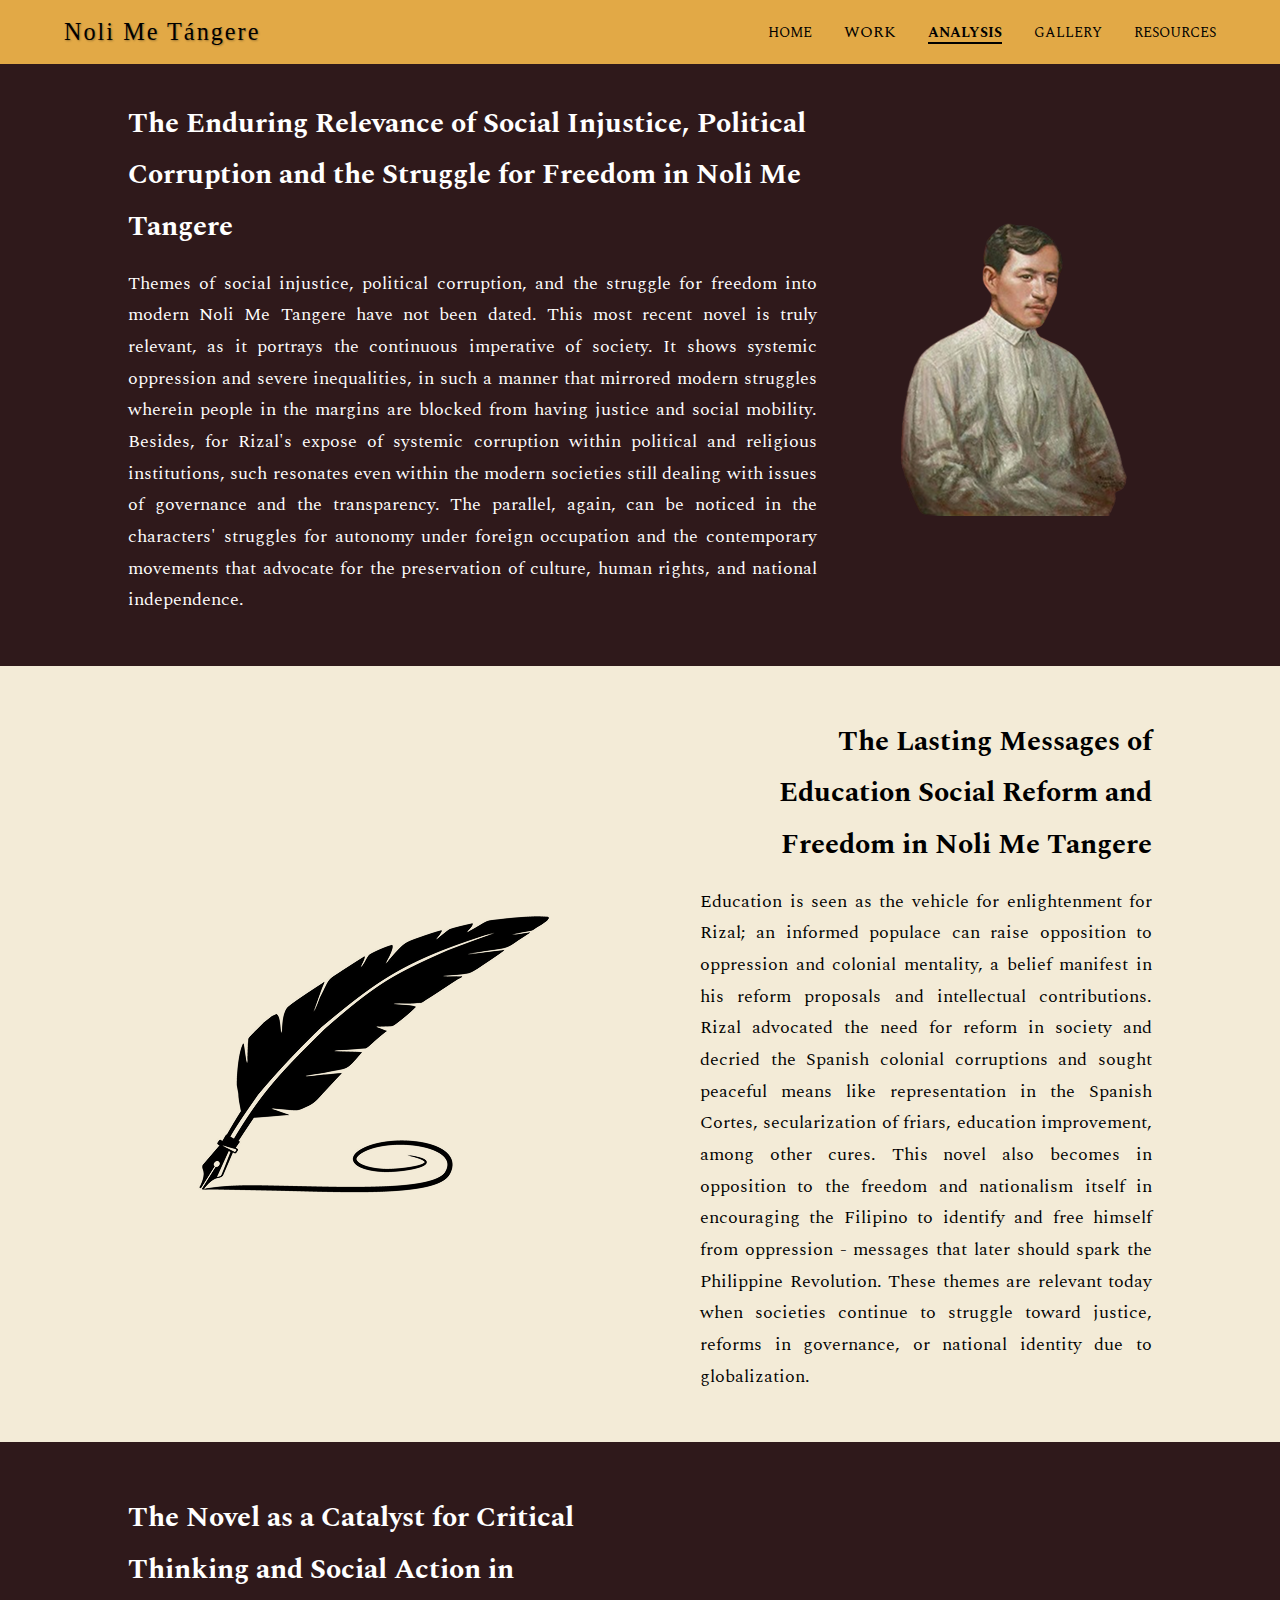
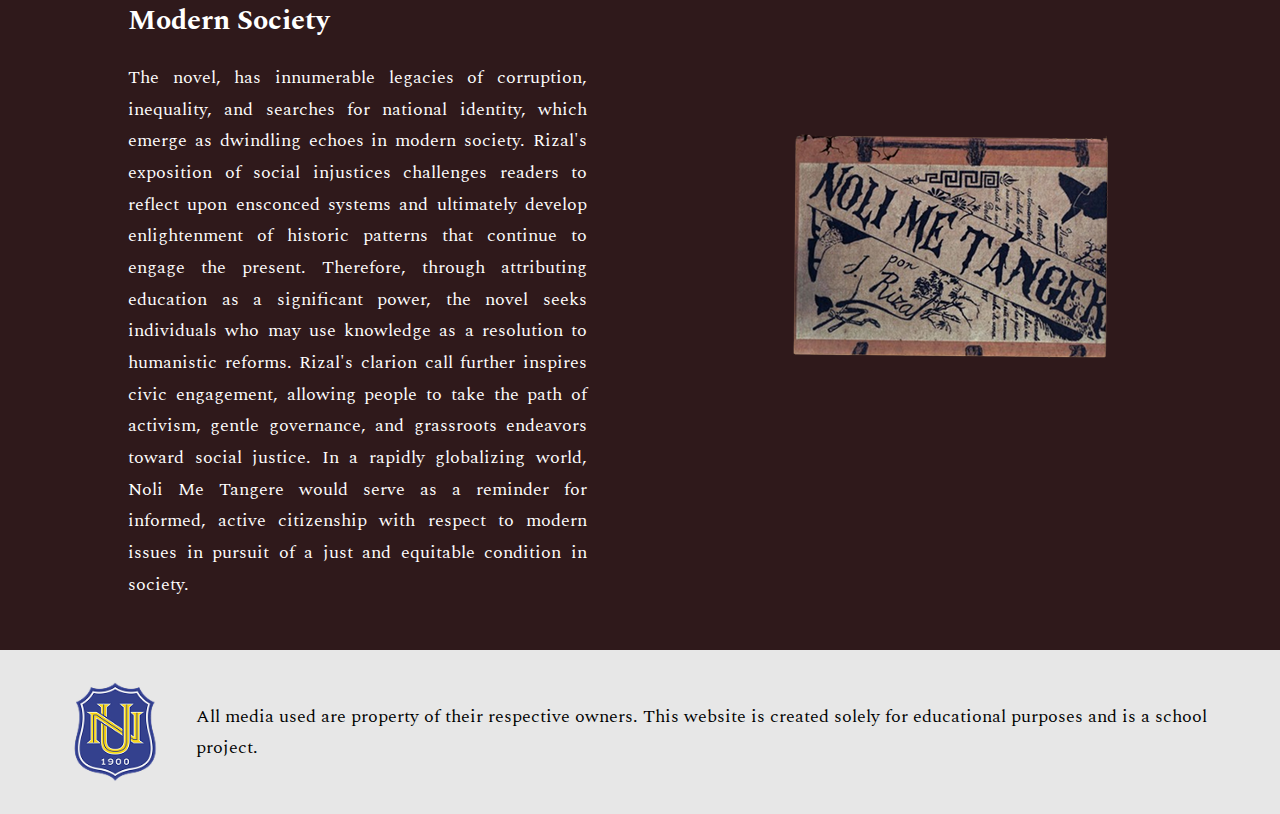
<file: analysis.html>
<!DOCTYPE html>
<html lang="en">
<head>
    <meta charset="UTF-8">
    <meta name="viewport" content="width=device-width, initial-scale=1.0">
    <title>Analysis - Noli Me Tángere</title>
    <link rel="icon" type="image/x-icon" href="assets/media/images/favicon.ico">
    <link rel="stylesheet" href="assets/css/main.css">
    <link rel="stylesheet" href="assets/css/navbar.css">
    <link rel="stylesheet" href="assets/css/footer.css">
    <link rel="stylesheet" href="assets/css/analysis.css">
    <link rel="preconnect" href="https://fonts.googleapis.com">
    <link rel="preconnect" href="https://fonts.gstatic.com" crossorigin>
    <link href="https://fonts.googleapis.com/css2?family=Spectral:ital,wght@0,200;0,300;0,400;0,500;0,600;0,700;0,800;1,200;1,300;1,400;1,500;1,600;1,700;1,800&display=swap" rel="stylesheet">
</head>
<body>
    <main>
        <nav class="navbar">
            <div class="navbar-content">
                <button class="navbar-toggle">
                    <span class="hamburger"></span>
                </button>
                <a href="index.html" class="navbar-brand txt-white fs-4 fw-bold">Noli Me Tángere</a>
                <ul class="navbar-menu">
                    <li><a href="index.html" class="txt-white">Home</a></li>
                    <li class="dropdown">
                        <button>Work</button>
                        <div class="dropdown-content">
                            <a href="historical-context.html">Historical Context</a>
                            <a href="plot-summary.html">Plot Summary</a>
                            <a href="characters.html">Characters</a>
                        </div>
                    </li>
                    <li><a href="analysis.html" class="txt-white active">Analysis</a></li>
                    <li><a href="gallery.html" class="txt-white">Gallery</a></li>
                    <li><a href="resources.html" class="txt-white">Resources</a></li>
                </ul>
            </div>
        </nav>

        <section class="container container--brown">
            <div class="flex-container mt-5">
                <div class="flex-container__info">
                    <p class="fs-3 fw-bold mb-3 txt-white">The Enduring Relevance of Social Injustice, Political Corruption and the Struggle for Freedom in Noli Me Tangere</p>
                    <p class="txt-justify txt-white">
                        Themes of social injustice, political corruption, and the struggle for freedom into modern Noli Me Tangere have not been dated. This most recent novel is truly relevant, as it portrays the continuous imperative of society. It shows systemic oppression and severe inequalities, in such a manner that mirrored modern struggles wherein people in the margins are blocked from having justice and social mobility. Besides, for Rizal's expose of systemic corruption within political and religious institutions, such resonates even within the modern societies still dealing with issues of governance and the transparency. The parallel, again, can be noticed in the characters' struggles for autonomy under foreign occupation and the contemporary movements that advocate for the preservation of culture, human rights, and national independence.
                    </p>
                </div>
                <img class="flex-container__img" src="assets/media/images/analysis/analysis_photo-1.png" alt="Jose Rizal">
            </div>
        </section>

        <section class="container">
            <div class="flex-container">
                <img class="flex-container__img" src="assets/media/images/analysis/analysis_photo-2.png" alt="Quill">
                <div class="flex-container__info">
                    <p class="fs-3 fw-bold mb-3 txt-end">The Lasting Messages of Education Social Reform and Freedom in Noli Me Tangere</p>
                    <p class="txt-justify">
                        Education is seen as the vehicle for enlightenment for Rizal; an informed populace can raise opposition to oppression and colonial mentality, a belief manifest in his reform proposals and intellectual contributions. Rizal advocated the need for reform in society and decried the Spanish colonial corruptions and sought peaceful means like representation in the Spanish Cortes, secularization of friars, education improvement, among other cures. This novel also becomes in opposition to the freedom and nationalism itself in encouraging the Filipino to identify and free himself from oppression - messages that later should spark the Philippine Revolution. These themes are relevant today when societies continue to struggle toward justice, reforms in governance, or national identity due to globalization.
                    </p>
                </div>
            </div>
        </section>

        <section class="container container--brown">
            <div class="flex-container">
                <div class="flex-container__info">
                    <p class="fs-3 fw-bold mb-3 txt-white">The Novel as a Catalyst for Critical Thinking and Social Action in Modern Society</p>
                    <p class="txt-justify txt-white">
                        The novel, has innumerable legacies of corruption, inequality, and searches for national identity, which emerge as dwindling echoes in modern society. Rizal's exposition of social injustices challenges readers to reflect upon ensconced systems and ultimately develop enlightenment of historic patterns that continue to engage the present. Therefore, through attributing education as a significant power, the novel seeks  individuals  who may use knowledge as a resolution to humanistic reforms. Rizal's clarion call further inspires civic engagement, allowing people to take the path of activism, gentle governance, and grassroots endeavors toward social justice. In a rapidly globalizing world, Noli Me Tangere would serve as a reminder for informed, active citizenship with respect to modern issues in pursuit of a just and equitable condition in society.
                    </p>
                </div>
                <img class="flex-container__img" src="assets/media/images/analysis/analysis_photo-3.png" alt="Noli Me Tangere Book">
            </div>
        </section>
    </main>

    <footer class="footer">
        <div class="footer-content">
            <img class="footer-logo" src="assets/media/images/nu-logo.png" alt="Logo">
            <p>All media used are property of their respective owners. This website is created solely for educational purposes and is a school project.</p>
        </div>
    </footer>

    <script src="assets/js/navbar.js"></script>
    <script src="assets/js/character-data.js"></script>
    <script src="assets/js/character-slider.js"></script>
</body>
</html>
</file>
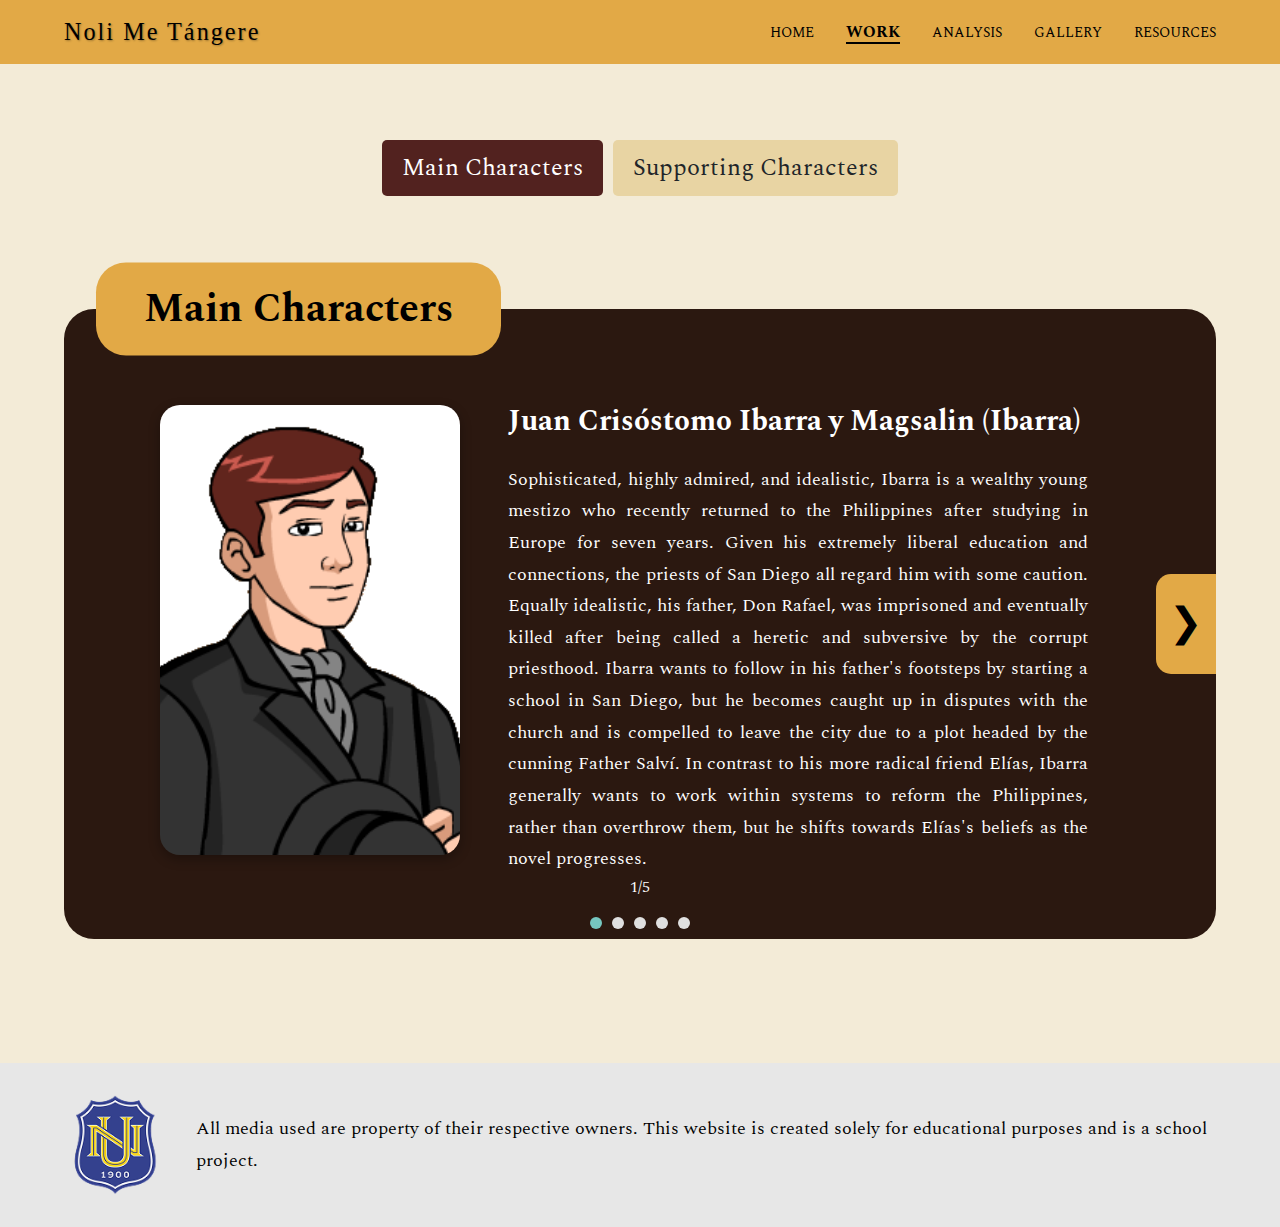
<file: characters.html>
<!DOCTYPE html>
<html lang="en">
<head>
    <meta charset="UTF-8">
    <meta name="viewport" content="width=device-width, initial-scale=1.0">
    <title>Characters - Noli Me Tángere</title>
    <link rel="icon" type="image/x-icon" href="assets/media/images/favicon.ico">
    <link rel="stylesheet" href="assets/css/main.css">
    <link rel="stylesheet" href="assets/css/navbar.css">
    <link rel="stylesheet" href="assets/css/footer.css">
    <link rel="stylesheet" href="assets/css/characters.css">
    <link rel="preconnect" href="https://fonts.googleapis.com">
    <link rel="preconnect" href="https://fonts.gstatic.com" crossorigin>
    <link href="https://fonts.googleapis.com/css2?family=Spectral:ital,wght@0,200;0,300;0,400;0,500;0,600;0,700;0,800;1,200;1,300;1,400;1,500;1,600;1,700;1,800&display=swap" rel="stylesheet">
</head>
<body>
    <main>
        <nav class="navbar">
            <div class="navbar-content">
                <button class="navbar-toggle">
                    <span class="hamburger"></span>
                </button>
                <a href="index.html" class="navbar-brand txt-white fs-4 fw-bold">Noli Me Tángere</a>
                <ul class="navbar-menu">
                    <li><a href="index.html" class="txt-white">Home</a></li>
                    <li class="dropdown">
                        <button>Work</button>
                        <div class="dropdown-content">
                            <a href="historical-context.html">Historical Context</a>
                            <a href="plot-summary.html">Plot Summary</a>
                            <a href="characters.html" class="active">Characters</a>
                        </div>
                    </li>
                    <li><a href="analysis.html" class="txt-white">Analysis</a></li>
                    <li><a href="gallery.html" class="txt-white">Gallery</a></li>
                    <li><a href="resources.html" class="txt-white">Resources</a></li>
                </ul>
            </div>
        </nav>

        <section class="characters-content">
            <!-- Move tab navigation above the character sections -->
            <div class="tab-navigation">
                <button class="tab-button active" id="main-tab">Main Characters</button>
                <button class="tab-button" id="support-tab">Supporting Characters</button>
            </div>

            <div class="characters-section main-characters" id="main-characters">
                <h2>Main Characters</h2>
                <div class="character-slider">
                    <button class="slider-arrow prev-arrow" id="main-prev">&#10094;</button>
                    <div class="character-cards" id="main-characters-cards">
                        <!-- Cards will be inserted here dynamically -->
                    </div>
                    <button class="slider-arrow next-arrow" id="main-next">&#10095;</button>
                    <div class="pagination" id="main-pagination"></div>
                    <div class="progress-text" id="main-progress-text">1/10</div>
                </div>
            </div>

            <div class="characters-section supporting-characters" id="support-characters" style="display: none;">
                <h2>Supporting Characters</h2>
                <div class="character-slider">
                    <button class="slider-arrow prev-arrow" id="support-prev">&#10094;</button>
                    <div class="character-cards" id="support-characters-cards">
                        <!-- Cards will be inserted here dynamically -->
                    </div>
                    <button class="slider-arrow next-arrow" id="support-next">&#10095;</button>
                    <div class="pagination" id="support-pagination"></div>
                    <div class="progress-text" id="support-progress-text">1/10</div>
                </div>
            </div>
        </section>
    </main>

    <footer class="footer">
        <div class="footer-content">
            <img class="footer-logo" src="assets/media/images/nu-logo.png" alt="Logo">
            <p>All media used are property of their respective owners. This website is created solely for educational purposes and is a school project.</p>
        </div>
    </footer>

    <script src="assets/js/navbar.js"></script>
    <script src="assets/js/character-data.js"></script>
    <script src="assets/js/character-slider.js"></script>
</body>
</html>
</file>
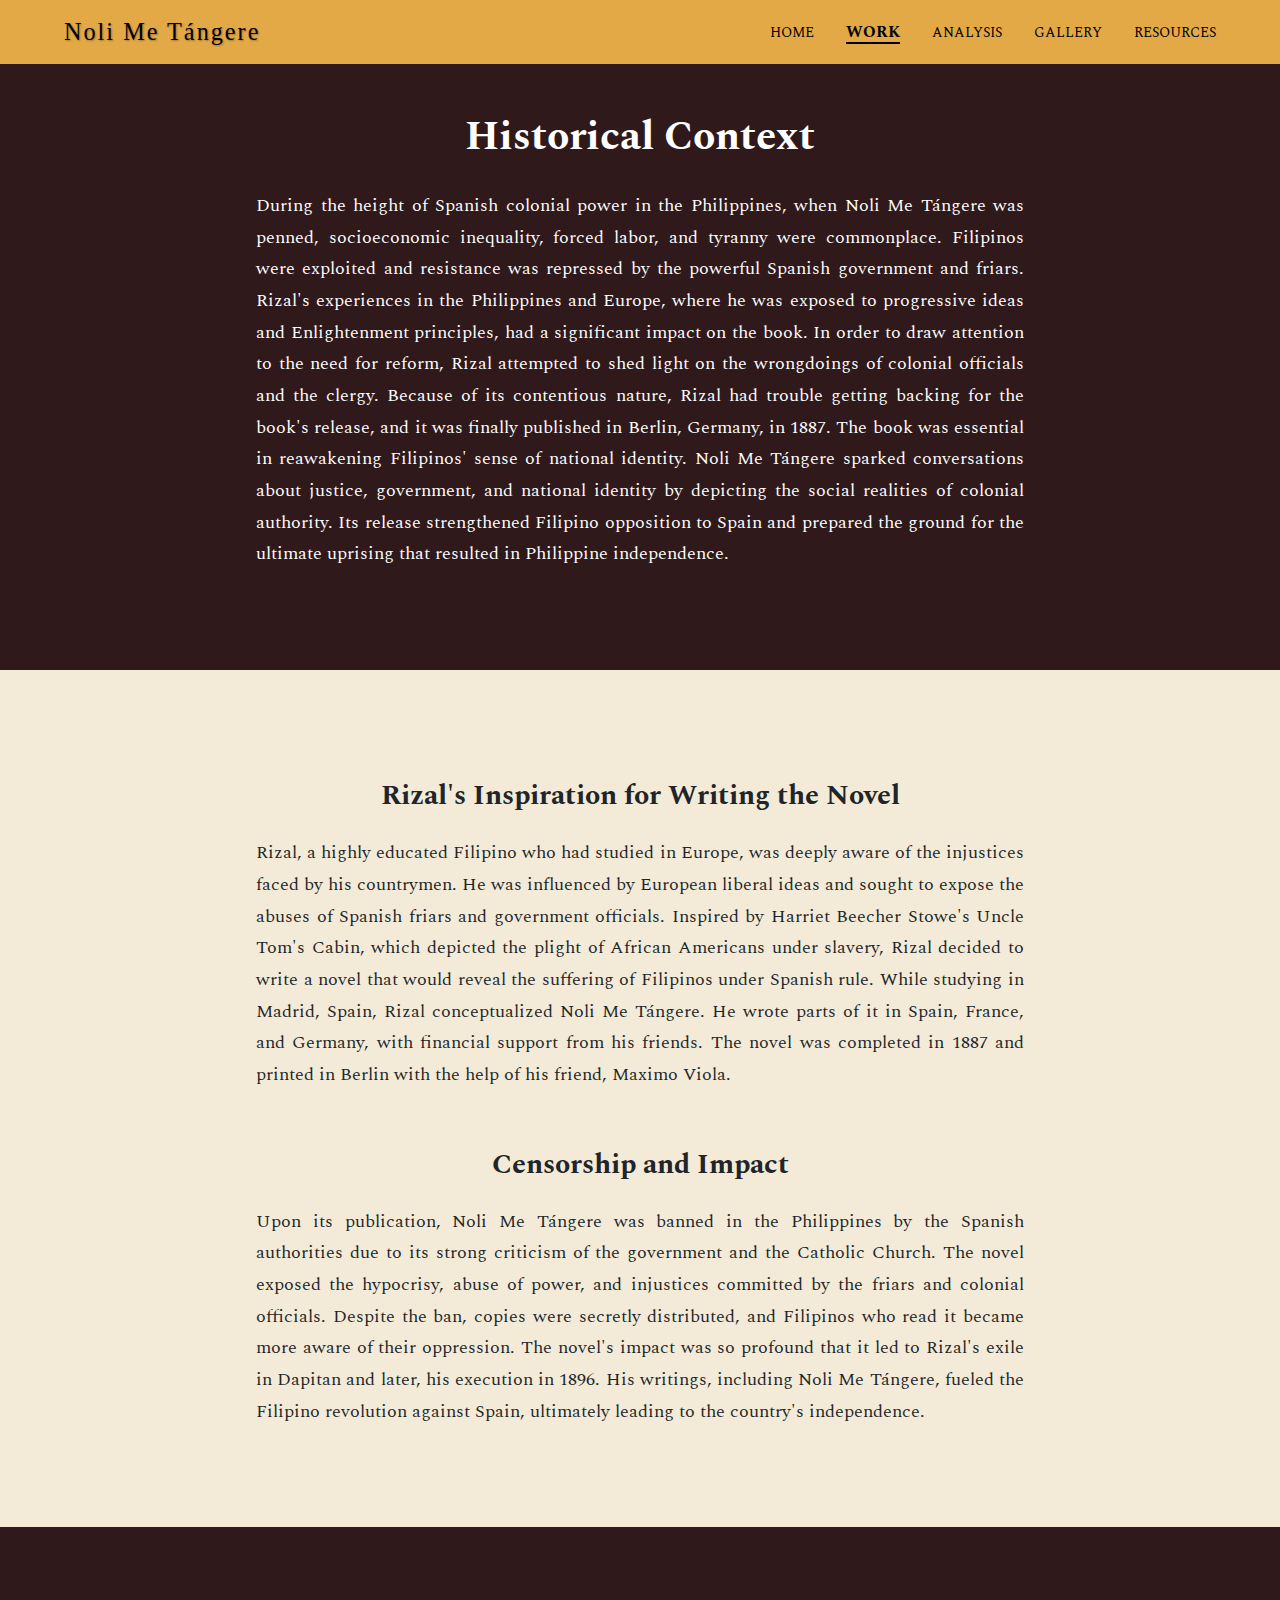
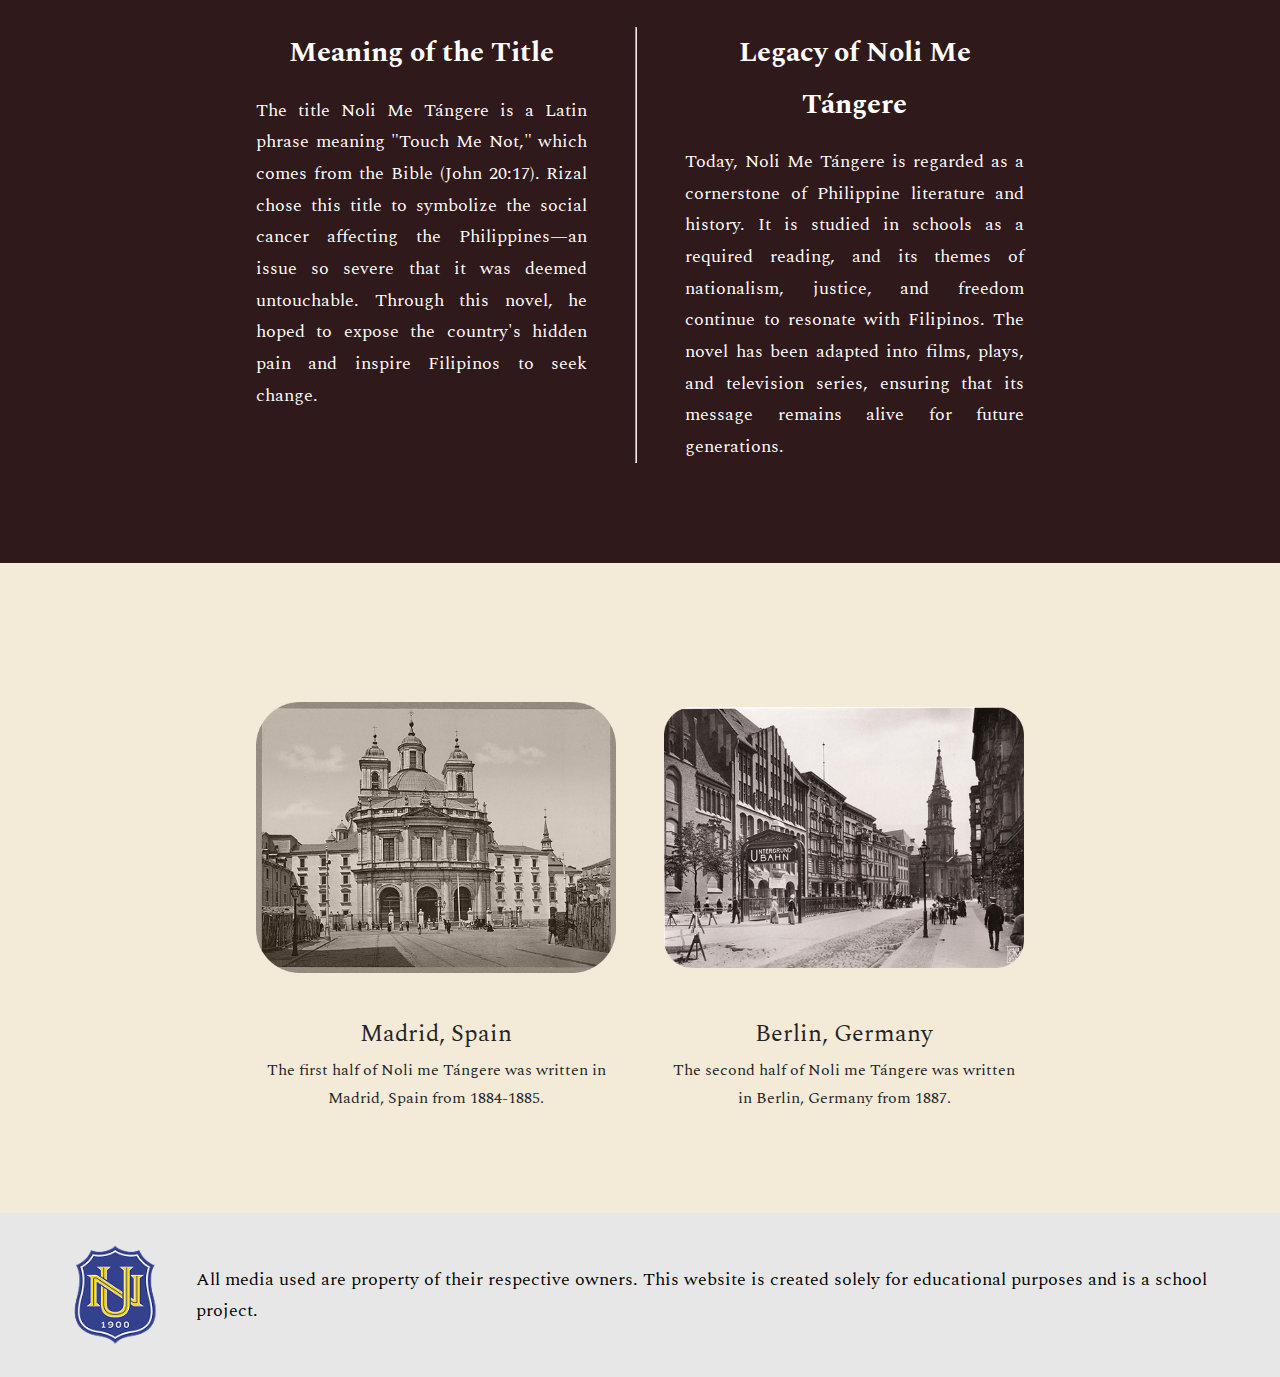
<file: historical-context.html>
<!DOCTYPE html>
<html lang="en">
<head>
    <meta charset="UTF-8">
    <meta name="viewport" content="width=device-width, initial-scale=1.0">
    <title>Historical Context - Noli Me Tángere</title>
    <link rel="icon" type="image/x-icon" href="assets/media/images/favicon.ico">
    <link rel="stylesheet" href="assets/css/main.css">
    <link rel="stylesheet" href="assets/css/navbar.css">
    <link rel="stylesheet" href="assets/css/footer.css">
    <link rel="stylesheet" href="assets/css/historical-context.css">
    <link rel="preconnect" href="https://fonts.googleapis.com">
    <link rel="preconnect" href="https://fonts.gstatic.com" crossorigin>
    <link href="https://fonts.googleapis.com/css2?family=Spectral:ital,wght@0,200;0,300;0,400;0,500;0,600;0,700;0,800;1,200;1,300;1,400;1,500;1,600;1,700;1,800&display=swap" rel="stylesheet">
</head>
<body>
    <main>
        <nav class="navbar">
            <div class="navbar-content">
                <button class="navbar-toggle">
                    <span class="hamburger"></span>
                </button>
                <a href="index.html" class="navbar-brand txt-white fs-4 fw-bold">Noli Me Tángere</a>
                <ul class="navbar-menu">
                    <li><a href="index.html" class="txt-white">Home</a></li>
                    <li class="dropdown">
                        <button>Work</button>
                        <div class="dropdown-content">
                            <a href="historical-context.html" class="active">Historical Context</a>
                            <a href="plot-summary.html">Plot Summary</a>
                            <a href="characters.html">Characters</a>
                        </div>
                    </li>
                    <li><a href="analysis.html" class="txt-white">Analysis</a></li>
                    <li><a href="gallery.html" class="txt-white">Gallery</a></li>
                    <li><a href="resources.html" class="txt-white">Resources</a></li>
                </ul>
            </div>
        </nav>
    
        <section class="container container--brown">
            <p class="fs-1 fw-bold mb-3 txt-center">Historical Context</p>
            <p class="txt-justify">
                During the height of Spanish colonial power in the Philippines, when Noli Me Tángere was penned, socioeconomic inequality, forced labor, and tyranny were commonplace. Filipinos were exploited and resistance was repressed by the powerful Spanish government and friars. Rizal's experiences in the Philippines and Europe, where he was exposed to progressive ideas and Enlightenment principles, had a significant impact on the book. In order to draw attention to the need for reform, Rizal attempted to shed light on the wrongdoings of colonial officials and the clergy. Because of its contentious nature, Rizal had trouble getting backing for the book's release, and it was finally published in Berlin, Germany, in 1887. The book was essential in reawakening Filipinos' sense of national identity. Noli Me Tángere sparked conversations about justice, government, and national identity by depicting the social realities of colonial authority. Its release strengthened Filipino opposition to Spain and prepared the ground for the ultimate uprising that resulted in Philippine independence.
            </p>
        </section>
    
        <section class="container">
            <div>
                <p class="fs-3 fw-bold mb-3 txt-center txt-dark">Rizal's Inspiration for Writing the Novel</p>
                <p class="txt-dark txt-justify">
                    Rizal, a highly educated Filipino who had studied in Europe, was deeply aware of the injustices faced by his countrymen. He was influenced by European liberal ideas and sought to expose the abuses of Spanish friars and government officials. Inspired by Harriet Beecher Stowe's Uncle Tom's Cabin, which depicted the plight of African Americans under slavery, Rizal decided to write a novel that would reveal the suffering of Filipinos under Spanish rule. While studying in Madrid, Spain, Rizal conceptualized Noli Me Tángere. He wrote parts of it in Spain, France, and Germany, with financial support from his friends. The novel was completed in 1887 and printed in Berlin with the help of his friend, Maximo Viola.
                </p>
            </div>
            <div class="mt-5">
                <p class="fs-3 fw-bold mb-3 txt-center txt-dark">Censorship and Impact</p>
                <p class="txt-dark txt-justify">
                    Upon its publication, Noli Me Tángere was banned in the Philippines by the Spanish authorities due to its strong criticism of the government and the Catholic Church. The novel exposed the hypocrisy, abuse of power, and injustices committed by the friars and colonial officials. Despite the ban, copies were secretly distributed, and Filipinos who read it became more aware of their oppression. The novel's impact was so profound that it led to Rizal's exile in Dapitan and later, his execution in 1896. His writings, including Noli Me Tángere, fueled the Filipino revolution against Spain, ultimately leading to the country's independence.
                </p>
            </div>
        </section>
    
        <section class="container container--brown">
            <div class="flex-container">
                <div>
                    <p class="fs-3 fw-bold mb-3 txt-center">Meaning of the Title</p>
                    <p class="txt-justify">
                        The title Noli Me Tángere is a Latin phrase meaning "Touch Me Not," which comes from the Bible (John 20:17). Rizal chose this title to symbolize the social cancer affecting the Philippines—an issue so severe that it was deemed untouchable. Through this novel, he hoped to expose the country's hidden pain and inspire Filipinos to seek change.
                    </p>
                </div>
                <hr>
                <div>
                    <p class="fs-3 fw-bold mb-3 txt-center">Legacy of Noli Me Tángere</p>
                    <p class="txt-justify">
                        Today, Noli Me Tángere is regarded as a cornerstone of Philippine literature and history. It is studied in schools as a required reading, and its themes of nationalism, justice, and freedom continue to resonate with Filipinos. The novel has been adapted into films, plays, and television series, ensuring that its message remains alive for future generations.
                    </p>
                </div>
            </div>
        </section>
    
        <section class="container">
            <div class="historical-images">
                <div class="historical-image-container">
                    <img class="historical-image" src="assets/media/images/madrid-spain.png" alt="Madrid, Spain">
                    <p class="historical-image-title txt-dark">Madrid, Spain</p>
                    <p class="historical-image-description txt-dark">
                        The first half of Noli me Tángere was written in Madrid, Spain from 1884-1885.
                    </p>
                </div>
                <div class="historical-image-container">
                    <img class="historical-image" src="assets/media/images/berlin-germany.png" alt="Berlin, Germany">
                    <p class="historical-image-title txt-dark">Berlin, Germany</p>
                    <p class="historical-image-description txt-dark">
                        The second half of Noli me Tángere was written in Berlin, Germany from 1887.
                    </p>
                </div>
            </div>
        </section>
    </main>

    <footer class="footer">
        <div class="footer-content">
            <img class="footer-logo" src="assets/media/images/nu-logo.png" alt="Logo">
            <p>All media used are property of their respective owners. This website is created solely for educational purposes and is a school project.</p>
        </div>
    </footer>

    <script src="assets/js/navbar.js"></script>
</body>
</html>
</file>
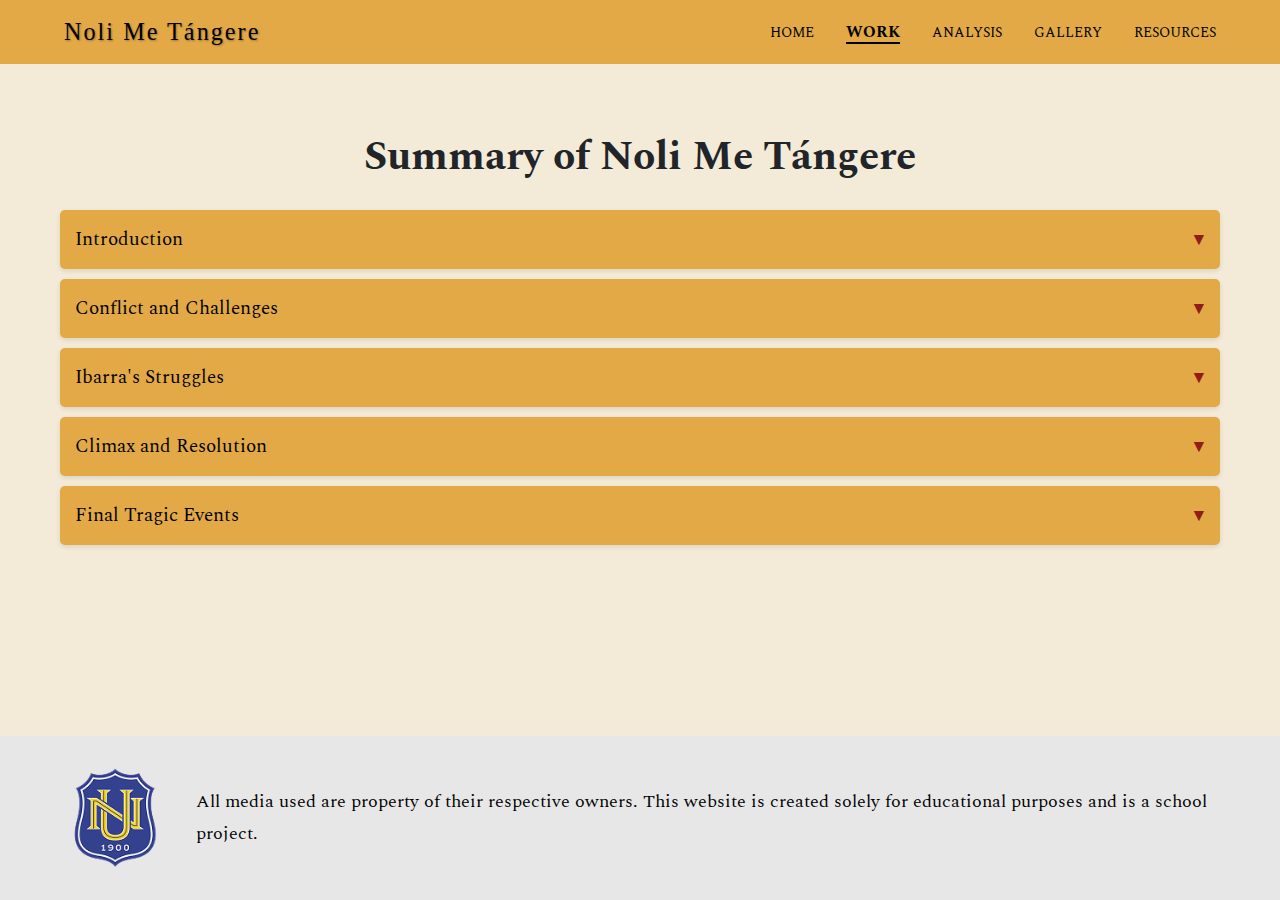
<file: plot-summary.html>
<!DOCTYPE html>
<html lang="en">
<head>
    <meta charset="UTF-8">
    <meta name="viewport" content="width=device-width, initial-scale=1.0, maximum-scale=1.5, user-scalable=yes">
    <title>Plot Summary - Noli Me Tángere</title>
    <link rel="icon" type="image/x-icon" href="assets/media/images/favicon.ico">
    <link rel="stylesheet" href="assets/css/main.css">
    <link rel="stylesheet" href="assets/css/navbar.css">
    <link rel="stylesheet" href="assets/css/footer.css">
    <link rel="stylesheet" href="assets/css/historical-context.css">
    <link rel="stylesheet" href="assets/css/plot-summary.css">
    <link rel="preconnect" href="https://fonts.googleapis.com">
    <link rel="preconnect" href="https://fonts.gstatic.com" crossorigin>
    <link href="https://fonts.googleapis.com/css2?family=Spectral:ital,wght@0,200;0,300;0,400;0,500;0,600;0,700;0,800;1,200;1,300;1,400;1,500;1,600;1,700;1,800&display=swap" rel="stylesheet">
</head>
<body>
    <main>
        <nav class="navbar">
            <div class="navbar-content">
                <button class="navbar-toggle">
                    <span class="hamburger"></span>
                </button>
                <a href="index.html" class="navbar-brand txt-white fs-4 fw-bold">Noli Me Tángere</a>
                <ul class="navbar-menu">
                    <li><a href="index.html" class="txt-white">Home</a></li>
                    <li class="dropdown">
                        <button>Work</button>
                        <div class="dropdown-content">
                            <a href="historical-context.html">Historical Context</a>
                            <a href="plot-summary.html" class="active">Plot Summary</a>
                            <a href="characters.html">Characters</a>
                        </div>
                    </li>
                    <li><a href="analysis.html" class="txt-white">Analysis</a></li>
                    <li><a href="gallery.html" class="txt-white">Gallery</a></li>
                    <li><a href="resources.html" class="txt-white">Resources</a></li>
                </ul>
            </div>
        </nav>

        <div class="container">
            <p class="fs-1 fw-bold mb-3 txt-center txt-dark">Summary of Noli Me Tángere</p>
            
            <button class="accordion">Introduction</button>
            <div class="panel">
                <p>Juan Crisóstomo Ibarra y Magsalin, also known as Ibarra, is a mestizo Filipino who has spent the last seven years studying in Europe. His friend, Captain Tiago, a well-known figure, throws a reunion meal for him when he returns to the Philippines. Ibarra has been in Europe for so long that he is unaware of the current situation there. Ibarra is shocked when Father Dámaso, whom he believed to be his father's friend, mistreats him during dinner.</p>
            </div>

            <button class="accordion">Conflict and Challenges</button>
            <div class="panel">
                <p>Señor Guevara, another family friend, follows Ibarra as he makes his way home from the meal and informs him that Father Dámaso was involved in the death of Ibarra's father, who passed away in prison following a campaign of defamation against him. Rafael Ibarra was imprisoned and subjected to accusations of rebellion and heresy after he accidentally murdered a guy who had beaten a small kid. Father Dámaso had accused the elder Ibarra of not attending confession. Guevara died in prison before he could be released, despite his best efforts to clear his record. Though astonished, the younger Ibarra is not sure what to do. He goes to see Maria Clara, his former sweetheart, but Ibarra is put off when she brings up Ibarra's family.</p>
            </div>

            <button class="accordion">Ibarra's Struggles</button>
            <div class="panel">
                <p>Ibarra attempts to emulate his father's peaceful ways rather than seek retribution. He intends to start a public school to support his hometown after speaking with a schoolmaster who knew his father. However, the schoolmaster cautions him that Father Dámaso interferes with the educational process by forcing him to beat the pupils and preventing them from learning Spanish. Town officials approve when Ibarra presents the school concept to them under the guise of wanting to collaborate with them.</p>
                <p>In the meantime, Crispín and Basilio, two young boys, support their poor mother Sisa, who is beaten by their father, by working as sextons. When Crispín is falsely accused of theft, the brothers must work even more. Crispín is brutally assaulted when he objects, but Basilio manages to get away. When he comes back the following day, he is unable to locate his brother. Sisa searches the region for both of her sons, going crazy while she does so.</p>
                <p>In search of peace of mind, Ibarra visits his father's grave. He is horrified to learn that Father Dámaso, the town's curate, ordered his father's body to be taken out and purportedly placed in a Chinese cemetery.</p>
                <p>Ibarra and the administrators intend to celebrate the new school during the town's festivities, intending to bless it following Father Dámaso's lecture. Ibarra is warned of a conspiracy to kill him by an enigmatic man named Elías during the sermon. Ibarra and his pals had gone on an earlier expedition with Elías as the boatman, but after the trip, Ibarra found out he was sought.</p>
                <p>Ibarra hosts a supper that evening, and Father Dámaso extends an invitation to himself. He explicitly disparages Ibarra's father as well as native Filipinos. He strikes Father Dámaso, but María Clara stops him before he can kill him.</p>
            </div>

            <button class="accordion">Climax and Resolution</button>
            <div class="panel">
                <p>Ibarra is excommunicated, and after her feckless father calls off her marriage to Ibarra, María Clara becomes unwell and subsequently reengages to another man. In the meantime, Ibarra's excommunication is lifted by the Captain General, the highest ranking Spanish officer in the book, which infuriates the clergy. Father Salvi, who is in love with María Clara, conspires with Lucas, the brother of a man killed in the plot to kill Ibarra at the festival, to frame Ibarra for a rebellion. He organizes people who have grievances against the colonial government and claims that Ibarra is in charge of the uprising. Ibarra continues to work at the school. Father Salvi warns everyone just before the incident occurs, saying he heard about it in confession.</p>
                <p>After being found guilty based on a letter he wrote to María Clara before departing for Europe years ago, Ibarra is sent to prison. Once more, Elías comes to his aid, releasing him from prison and bringing him to María Clara. She claims that she sent Father Salvi the letter that resulted in Ibarra's conviction because he blackmailed her, knowing that Father Dámaso was her biological father and threatening to disclose this information. She sincerely apologizes to Ibarra.</p>
                <p>Ibarra and Elías row off, but they soon discover that another boat is pursuing them and will soon catch them. To mislead their pursuers, who mistakenly believe he is Ibarra and attempt to shoot him as the actual Ibarra flees, Elías leaps off the boat. They never see his body, but they seem to kill him.</p>
                <p>María Clara threatens to kill herself if she is denied entry to a convent and informs Father Dámaso that she cannot wed Linares, the man she is now engaged to. She finds it unbearable to consider getting married to someone else after reading in the newspaper that Ibarra is dead. Reluctantly, Father Dámaso concurs.</p>
            </div>

            <button class="accordion">Final Tragic Events</button>
            <div class="panel">
                <p>Basilio leaves the cabin where he has been staying with an adoptive family on Christmas Eve and searches for his mother, Sisa. She doesn't recognize him and flees when he finds her. When she finally recognizes him, he catches her and faints, and she passes away from shock. Elías shows in, informs Basilio that he is going to die, and requests that Basilio place his and Sisa's bodies on a funeral pyre. "I die without seeing dawn's light shining on my country…You, who will see it, welcome it for me…don't forget those who fell during the nighttime," he continues.</p>
            </div>
        </div>
    </main>

    <footer class="footer">
        <div class="footer-content">
            <img class="footer-logo" src="assets/media/images/nu-logo.png" alt="Logo">
            <p>All media used are property of their respective owners. This website is created solely for educational purposes and is a school project.</p>
        </div>
    </footer>

    <script src="assets/js/navbar.js"></script>
    <script src="assets/js/plot-summary.js"></script>
</body>
</html>
</file>
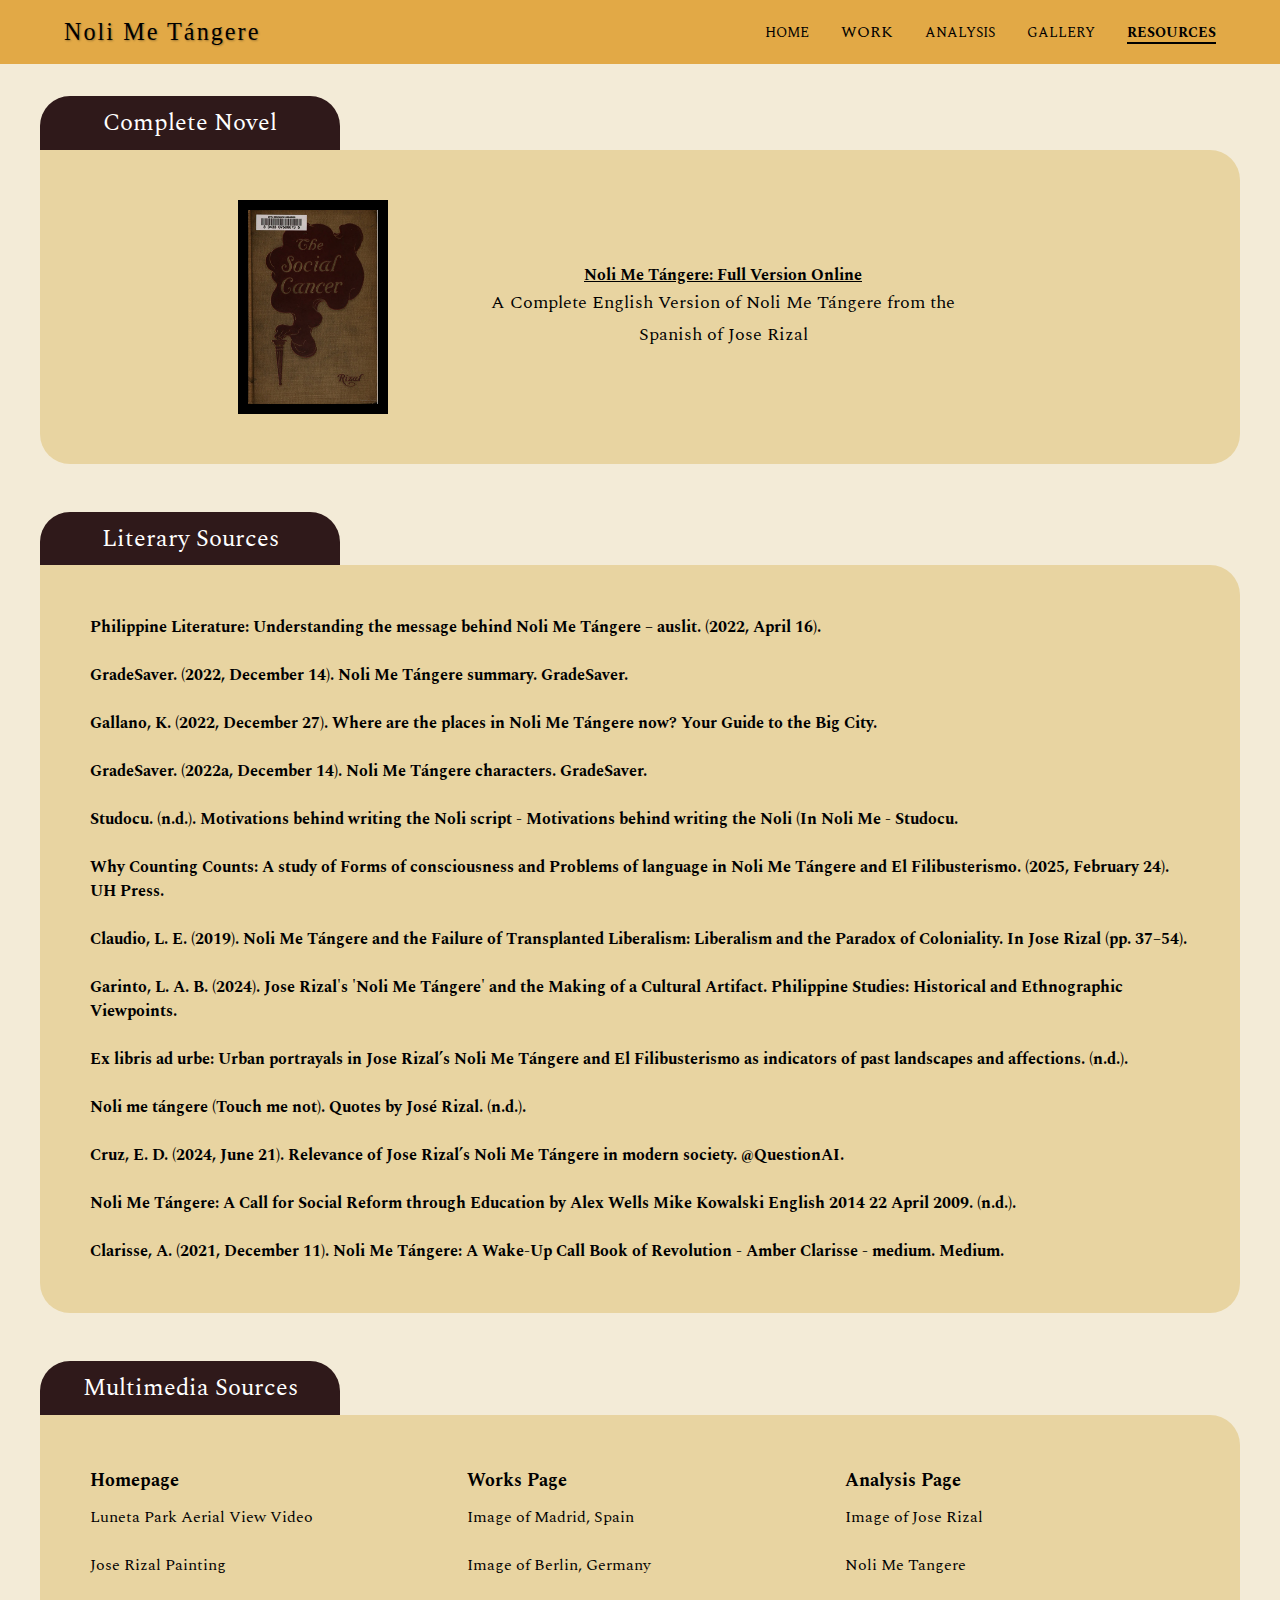
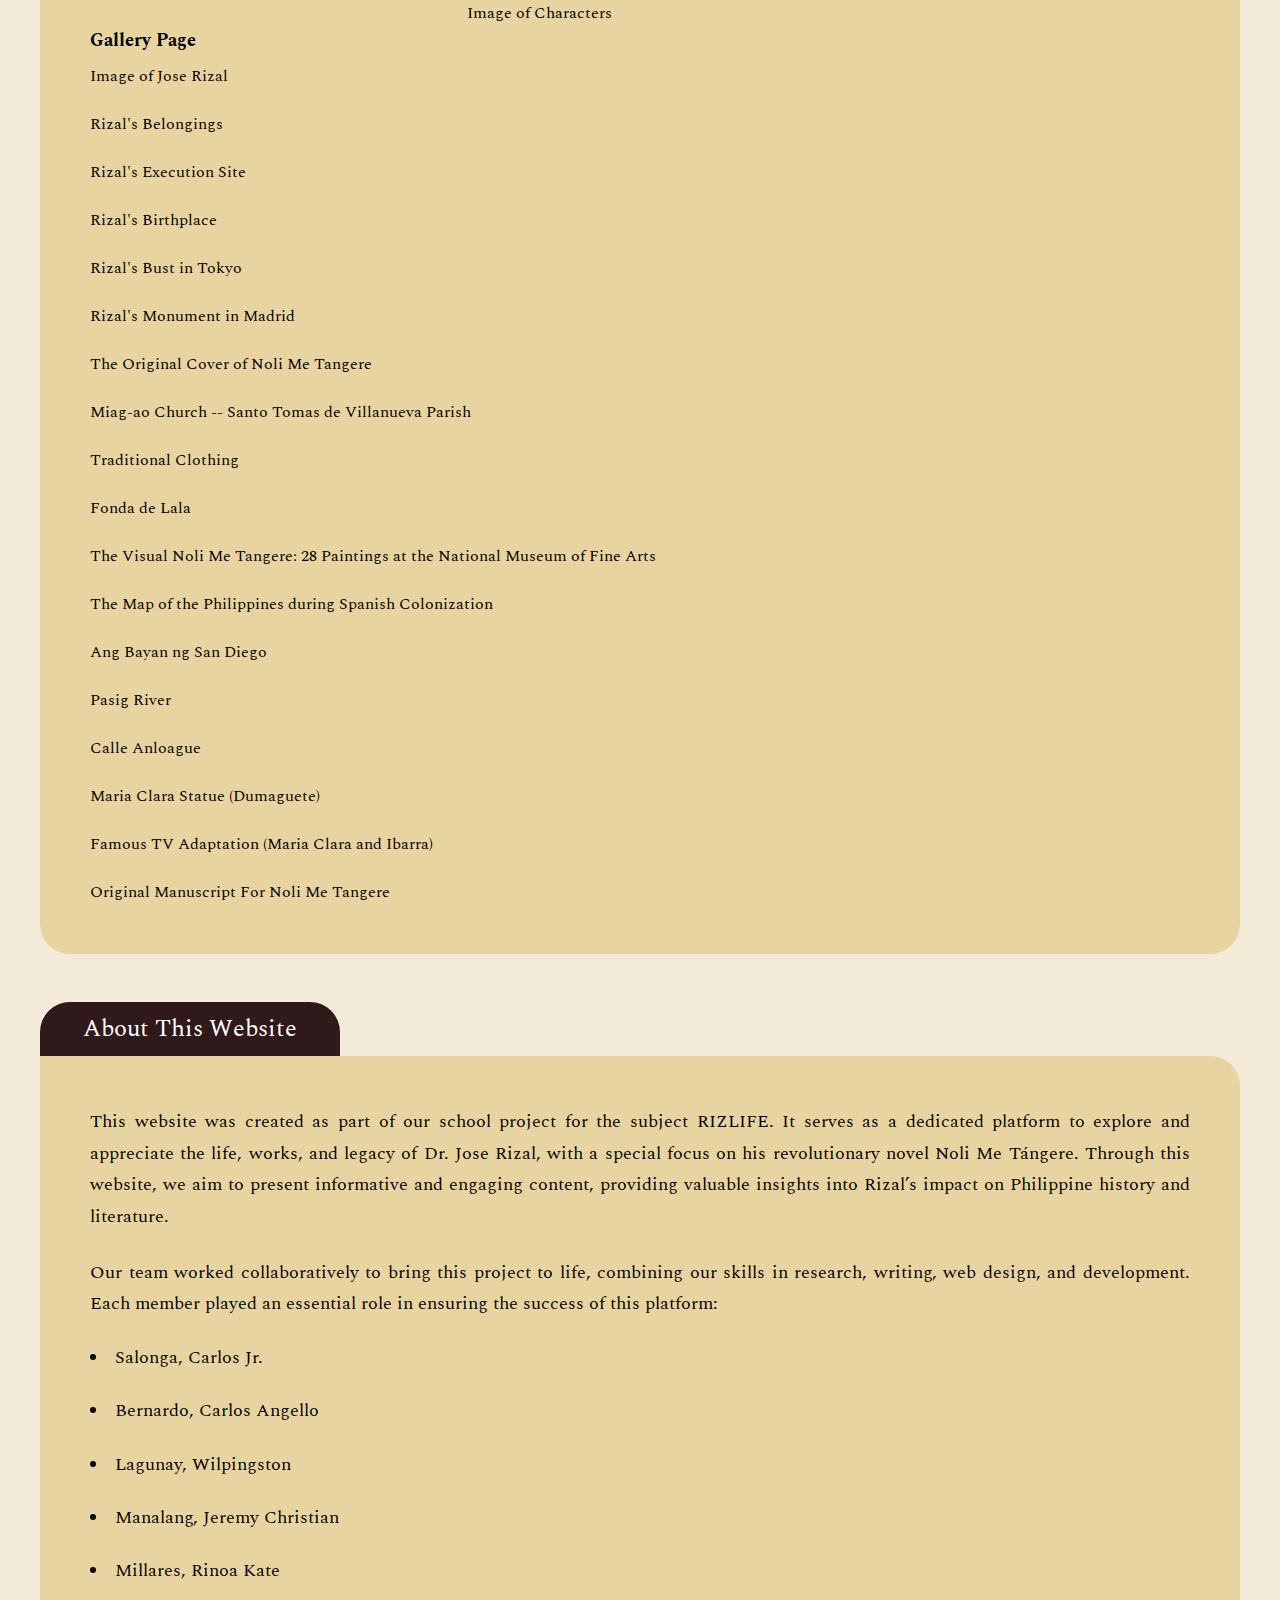
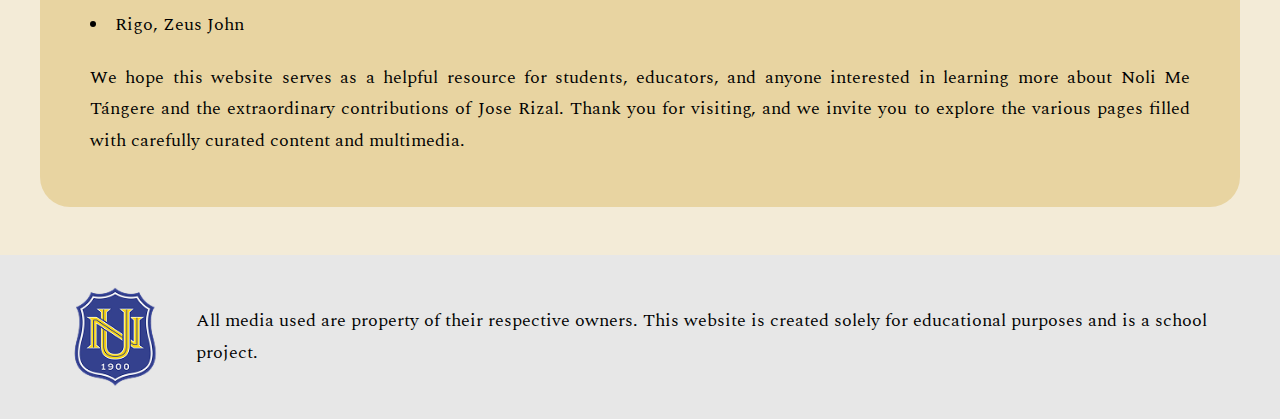
<file: resources.html>
<!DOCTYPE html>
<html lang="en">
<head>
    <meta charset="UTF-8">
    <meta name="viewport" content="width=device-width, initial-scale=1.0">
    <title>Resources - Noli Me Tángere</title>
    <link rel="icon" type="image/x-icon" href="assets/media/images/favicon.ico">
    <link rel="stylesheet" href="assets/css/main.css">
    <link rel="stylesheet" href="assets/css/navbar.css">
    <link rel="stylesheet" href="assets/css/footer.css">
    <link rel="stylesheet" href="assets/css/resources.css">
    <link rel="preconnect" href="https://fonts.googleapis.com">
    <link rel="preconnect" href="https://fonts.gstatic.com" crossorigin>
    <link href="https://fonts.googleapis.com/css2?family=Spectral:ital,wght@0,200;0,300;0,400;0,500;0,600;0,700;0,800;1,200;1,300;1,400;1,500;1,600;1,700;1,800&display=swap" rel="stylesheet">
</head>
<body>
    <main>
        <nav class="navbar">
            <div class="navbar-content">
                <button class="navbar-toggle">
                    <span class="hamburger"></span>
                </button>
                <a href="index.html" class="navbar-brand txt-white fs-4 fw-bold">Noli Me Tángere</a>
                <ul class="navbar-menu">
                    <li><a href="index.html" class="txt-white">Home</a></li>
                    <li class="dropdown">
                        <button>Work</button>
                        <div class="dropdown-content">
                            <a href="historical-context.html">Historical Context</a>
                            <a href="plot-summary.html">Plot Summary</a>
                            <a href="characters.html">Characters</a>
                        </div>
                    </li>
                    <li><a href="analysis.html" class="txt-white">Analysis</a></li>
                    <li><a href="gallery.html" class="txt-white">Gallery</a></li>
                    <li><a href="resources.html" class="txt-white active">Resources</a></li>
                </ul>
            </div>
        </nav>

        <div class="wrapper">
            <!-- Complete Novel -->
            <div class="resources-container">
                <div class="resources-container__header">
                    <p class="txt-white fs-4 txt-center">Complete Novel</p>
                </div>
                <div class="resources-container__content resources-container__content--flex">
                    <img class="resources-container__img" src="assets/media/images/resources_noli-me-tangere.jpg" alt="Noli Me Tángere">
                    <div class="resources-container__info">
                        <a class="fw-bold fst-underline" href="https://www.google.com.ph/books/edition/The_Social_Cancer/wuMsAAAAMAAJ?hl=en&gbpv=1&pg=PA1" target="_blank" rel="noopener noreferrer">Noli Me Tángere: Full Version Online</a>
                        <p class="w-75">A Complete English Version of Noli Me Tángere from the Spanish of Jose Rizal</p>
                    </div>
                </div>
            </div>

            <!-- Literary Sources -->
            <div class="resources-container mt-5">
                <div class="resources-container__header">
                    <p class="txt-white fs-4 txt-center">Literary Sources</p>
                </div>
                <div class="resources-container__content">
                    <ul>
                        <li>
                            <a class="fw-bold" href="https://auslit.net/philippine-literature-understanding-the-message-behind-noli-me-tangere" target="_blank" rel="noopener noreferrer">
                                Philippine Literature: Understanding the message behind Noli Me Tángere – auslit. (2022, April 16).
                            </a>
                        </li>
                        <li>
                            <a class="fw-bold" href="https://www.gradesaver.com/noli-me-tangere/study-guide/summary" target="_blank" rel="noopener noreferrer">
                                GradeSaver. (2022, December 14). Noli Me Tángere summary. GradeSaver.
                            </a>
                        </li>
                        <li>
                            <a class="fw-bold" href="https://villagepipol.com/where-are-the-places-in-noli-me-tangere-now/" target="_blank" rel="noopener noreferrer">
                                Gallano, K. (2022, December 27). Where are the places in Noli Me Tángere now? Your Guide to the Big City.
                            </a>
                        </li>
                        <li>
                            <a class="fw-bold" href="https://www.gradesaver.com/noli-me-tangere/study-guide/character-list" target="_blank" rel="noopener noreferrer">
                                GradeSaver. (2022a, December 14). Noli Me Tángere characters. GradeSaver.
                            </a>
                        </li>
                        <li>
                            <a class="fw-bold" href="https://www.studocu.com/ph/document/manila-business-college/business-ad/motivations-behind-writing-the-noli-script/84042751" target="_blank" rel="noopener noreferrer">
                                Studocu. (n.d.). Motivations behind writing the Noli script - Motivations behind writing the Noli (In Noli Me - Studocu.
                            </a>
                        </li>
                        <li>
                            <a class="fw-bold" href="https://uhpress.hawaii.edu/title/why-counting-counts-a-study-of-forms-of-consciousness-and-problems-of-language-in-noli-me-tangere-and-el-filibusterismo/?utm_source=chatgpt.com" target="_blank" rel="noopener noreferrer">
                                Why Counting Counts: A study of Forms of consciousness and Problems of language in Noli Me Tángere and El Filibusterismo. (2025, February 24). UH Press.
                            </a>
                        </li>
                        <li>
                            <a class="fw-bold" href="https://www.researchgate.net/publication/328640545_Noli_me_Tangere_and_the_Failure_of_Transplanted_Liberalism_Liberalism_and_the_Paradox_of_Coloniality" target="_blank" rel="noopener noreferrer">
                                Claudio, L. E. (2019). Noli Me Tángere and the Failure of Transplanted Liberalism: Liberalism and the Paradox of Coloniality. In Jose Rizal (pp. 37–54).
                            </a>
                        </li>
                        <li>
                            <a class="fw-bold" href="https://search.informit.org/doi/10.3316/informit.T2024123000016501920145236" target="_blank" rel="noopener noreferrer">
                                Garinto, L. A. B. (2024). Jose Rizal's 'Noli Me Tángere' and the Making of a Cultural Artifact. Philippine Studies: Historical and Ethnographic Viewpoints.
                            </a>
                        </li>
                        <li>
                            <a class="fw-bold" href="https://serp-p.pids.gov.ph/publication/public/view?slug=ex-libris-ad-urbe-urban-portrayals-in-jose-rizal-s-noli-me-tangere-and-el-filibusterismo-as-indica#:~:text=This%20study%20analyzes%20the%20settings%20and%20frames%20found,scenes%2C%20features%2C%20and%20location-names%20to%20present-day%20urban%20geography." target="_blank" rel="noopener noreferrer">
                                Ex libris ad urbe: Urban portrayals in Jose Rizal’s Noli Me Tángere and El Filibusterismo as indicators of past landscapes and affections. (n.d.).
                            </a>
                        </li>
                        <li>
                            <a class="fw-bold" href="https://www.goodreads.com/work/quotes/407434-noli-me-t-ngere" target="_blank" rel="noopener noreferrer">
                                Noli me tángere (Touch me not). Quotes by José Rizal. (n.d.).
                            </a>
                        </li>
                        <li>
                            <a class="fw-bold" href="https://www.questionai.ph/essays-eXjgVtIDKf2/relevance-jose-rizals-noli-tangere-modern-society" target="_blank" rel="noopener noreferrer">
                                Cruz, E. D. (2024, June 21). Relevance of Jose Rizal’s Noli Me Tángere in modern society. @QuestionAI.
                            </a>
                        </li>
                        <li>
                            <a class="fw-bold" href="https://alexwells.weebly.com/uploads/7/8/9/6/7896449/noli_me_tangere_a_call_for_social_reform.pdf " target="_blank" rel="noopener noreferrer">
                                Noli Me Tángere: A Call for Social Reform through Education by Alex Wells Mike Kowalski English 2014 22 April 2009. (n.d.).
                            </a>
                        </li>
                        <li>
                            <a class="fw-bold" href="https://amberclarisse0928.medium.com/noli-me-tangere-a-wake-up-call-book-of-revolution-9268a46b13d6" target="_blank" rel="noopener noreferrer">
                                Clarisse, A. (2021, December 11). Noli Me Tángere: A Wake-Up Call Book of Revolution - Amber Clarisse - medium. Medium.
                            </a>
                        </li>
                    </ul>                    
                </div>
            </div>

            <!-- Multimedia Sources -->
            <div class="resources-container mt-5">
                <div class="resources-container__header">
                    <p class="txt-white fs-4 txt-center">Multimedia Sources</p>
                </div>
                <div class="resources-container__content">
                    <div class="grid">
                        <!-- Homepage -->
                        <div>
                            <p class="fw-bold mb-2">Homepage</p>
                            <ul>
                                <li>
                                    <a href="https://www.youtube.com/watch?v=J2NB_azeFEo" target="_blank" rel="noopener noreferrer">
                                        Luneta Park Aerial View Video
                                    </a>
                                </li>
                                <li>
                                    <a href="https://www.feu.edu.ph/feu-art-collection/jose-p-rizal/" target="_blank" rel="noopener noreferrer">
                                        Jose Rizal Painting
                                    </a>
                                </li>
                            </ul>
                        </div>
                        <!-- Works Page -->
                        <div>
                            <p class="fw-bold mb-2">Works Page</p>
                            <ul>
                                <li>
                                    <a href="https://monovisions.com/vintage-historic-bw-photos-of-madrid-spain-1890s/" target="_blank" rel="noopener noreferrer">
                                        Image of Madrid, Spain
                                    </a>
                                </li>
                                <li>
                                    <a href="https://ph.pinterest.com/pin/390054017726991961/" target="_blank" rel="noopener noreferrer">
                                        Image of Berlin, Germany
                                    </a>
                                </li>
                                <li>
                                    <a href="https://archive.org/details/noli-me-tangere-interactive-flash-animation" target="_blank" rel="noopener noreferrer">
                                        Image of Characters
                                    </a>
                                </li>
                            </ul>
                        </div>
                        <!-- Analysis Page -->
                        <div>
                            <p class="fw-bold mb-2">Analysis Page</p>
                            <ul>
                                <li>
                                    <a href="https://dimasalanglaonglaan.wordpress.com/who-made-rizal-our-foremost-national-hero/" target="_blank" rel="noopener noreferrer">
                                        Image of Jose Rizal
                                    </a>
                                </li>
                                <li>
                                    <a href="https://naturalismavrotor.blogspot.com/2018/06/noli-me-tangere-s-introduction-in.html" target="_blank" rel="noopener noreferrer">
                                        Noli Me Tangere
                                    </a>
                                </li>
                            </ul>
                        </div>
                    </div>
                    <!-- Gallery Page -->
                    <p class="fw-bold mb-2">Gallery Page</p>
                    <ul>
                        <li>
                            <a href="https://en.wikipedia.org/wiki/Jos%C3%A9_Rizal" target="_blank" rel="noopener noreferrer">
                                Image of Jose Rizal
                            </a>
                        </li>
                        <li>
                            <a href="https://cebu-sakura.com/en/column/article/index/23" target="_blank" rel="noopener noreferrer">
                                Rizal's Belongings
                            </a>
                        </li>
                        <li>
                            <a href="https://kahimyang.com/kauswagan/articles/1387/today-in-philippine-history-december-30-1896-dr-jose-rizal-was-shot-in-bagumbayan#google_vignette" target="_blank" rel="noopener noreferrer">
                                Rizal's Execution Site
                            </a>
                        </li>
                        <li>
                            <a href="https://www.angelfire.com/punk/jrizal/rhome.html" target="_blank" rel="noopener noreferrer">
                                Rizal's Birthplace
                            </a>
                        </li>
                        <li>
                            <a href="https://www.japantimes.co.jp/news/2013/09/29/national/estrada-honors-rizal-at-hibiya-park-tokyo/" target="_blank" rel="noopener noreferrer">
                                Rizal's Bust in Tokyo
                            </a>
                        </li>
                        <li>
                            <a href="https://www.instagram.com/diannealejachua/p/C1dpweFPU1m/" target="_blank" rel="noopener noreferrer">
                                Rizal's Monument in Madrid
                            </a>
                        </li>
                        <li>
                            <a href="https://en.wikipedia.org/wiki/Noli_Me_T%C3%A1ngere_(novel)" target="_blank" rel="noopener noreferrer">
                                The Original Cover of Noli Me Tangere
                            </a>
                        </li>
                        <li>
                            <a href="https://catholink.ph/baroque-churches-in-the-philippines-world-heritage-churches/" target="_blank" rel="noopener noreferrer">
                                Miag-ao Church -- Santo Tomas de Villanueva Parish
                            </a>
                        </li>
                        <li>
                            <a href="https://ph.pinterest.com/pin/339388521924151967/" target="_blank" rel="noopener noreferrer">
                                Traditional Clothing
                            </a>
                        </li>
                        <li>
                            <a href="https://villagepipol.com/where-are-the-places-in-noli-me-tangere-now/" target="_blank" rel="noopener noreferrer">
                                Fonda de Lala
                            </a>
                        </li>
                        <li>
                            <a href="https://www.thevisualtraveler.net/2018/01/the-visual-noli-me-tangere-28-paintings.html" target="_blank" rel="noopener noreferrer">
                                The Visual Noli Me Tangere: 28 Paintings at the National Museum of Fine Arts
                            </a>
                        </li>
                        <li>
                            <a href="https://www.loc.gov/item/2021668467/" target="_blank" rel="noopener noreferrer">
                                The Map of the Philippines during Spanish Colonization
                            </a>
                        </li>
                        <li>
                            <a href="https://es.pinterest.com/pin/ang-bayan-ng-san-diego-in-2024--819936675939160676/" target="_blank" rel="noopener noreferrer">
                                Ang Bayan ng San Diego
                            </a>
                        </li>
                        <li>
                            <a href="https://commons.wikimedia.org/wiki/File:Pasig_River_bend_1899.jpg" target="_blank" rel="noopener noreferrer">
                                Pasig River
                            </a>
                        </li>
                        <li>
                            <a href="https://www.facebook.com/kinulayangnakaraan/posts/calle-anloague-circa-1900anloague-is-the-tagalog-word-for-carpenter-cuz-during-s/373243006628948/" target="_blank" rel="noopener noreferrer">
                                Calle Anloague
                            </a>
                        </li>
                        <li>
                            <a href="https://commons.wikimedia.org/wiki/File:Maria_Clara_statue_at_the_Rizal_monument_in_Dumaguete.jpg" target="_blank" rel="noopener noreferrer">
                                Maria Clara Statue (Dumaguete)
                            </a>
                        </li>
                        <li>
                            <a href="https://www.thediarist.ph/maria-clara-at-ibarra-an-intriguing-teleserye-turn/" target="_blank" rel="noopener noreferrer">
                                Famous TV Adaptation (Maria Clara and Ibarra)
                            </a>
                        </li>
                        <li>
                            <a href="https://www.gmanetwork.com/lifestyle/news/91752/check-out-the-original-manuscripts-of-the-noli-and-fili-at-the-philippine-national-library/story" target="_blank" rel="noopener noreferrer">
                                Original Manuscript For Noli Me Tangere
                            </a>
                        </li>
                    </ul>         
                </div>
            </div>
        
            <!-- About -->
            <div class="resources-container mt-5">
                <div class="resources-container__header">
                    <p class="txt-white fs-4 txt-center">About This Website</p>
                </div>
                <div class="resources-container__content">
                    <p class="txt-justify mb-4">
                        This website was created as part of our school project for the subject RIZLIFE. It serves as a dedicated platform to explore and appreciate the life, works, and legacy of Dr. Jose Rizal, with a special focus on his revolutionary novel Noli Me Tángere. Through this website, we aim to present informative and engaging content, providing valuable insights into Rizal’s impact on Philippine history and literature.
                    </p>
                    <p class="txt-justify">
                        Our team worked collaboratively to bring this project to life, combining our skills in research, writing, web design, and development. Each member played an essential role in ensuring the success of this platform:
                    </p>
                    <ul class="list my-4">
                        <li>Salonga, Carlos Jr.</li>
                        <li>Bernardo, Carlos Angello</li>
                        <li>Lagunay, Wilpingston</li>
                        <li>Manalang, Jeremy Christian</li>
                        <li>Millares, Rinoa Kate</li>
                        <li>Rigo, Zeus John</li>
                    </ul>
                    <p class="txt-justify">
                        We hope this website serves as a helpful resource for students, educators, and anyone interested in learning more about Noli Me Tángere and the extraordinary contributions of Jose Rizal. Thank you for visiting, and we invite you to explore the various pages filled with carefully curated content and multimedia.
                    </p>
                </div>
            </div>
        </div>
    </main>

    <footer class="footer">
        <div class="footer-content">
            <img class="footer-logo" src="assets/media/images/nu-logo.png" alt="Logo">
            <p>All media used are property of their respective owners. This website is created solely for educational purposes and is a school project.</p>
        </div>
    </footer>

    <script src="assets/js/navbar.js"></script>
    <script src="assets/js/character-data.js"></script>
    <script src="assets/js/character-slider.js"></script>
</body>
</html>
</file>
<file: assets/css/main.css>
@import url("imports/variables.css");
@import url("imports/utilities.css");
@import url("imports/texts.css");

* {
    box-sizing: border-box;
    margin: 0;
    padding: 0;
    font-family: 'Spectral', serif;
    font-optical-sizing: auto;
    font-size: 16px;
}

body {
    background-color: #F3EBD7;
    height: 100vh;
    display: flex;
    flex-direction: column;
    justify-content: space-between;
}

ul {
    list-style-type: none;
}

a {
    text-decoration: none;
    color: inherit;
}

p {
    font-size: 1.1rem;
    line-height: 1.8;
}
</file>
<file: assets/css/navbar.css>
.navbar {
    display: flex;
    position: fixed;
    top: 0;
    left: 0;
    right: 0;
    z-index: 100;
    transition: all 0.3s ease;
    background-color: transparent;
}

.navbar.scrolled {
    background-color: #e2a946; /* Light beige background */
}

.navbar-content {
    display: flex;
    width: 100%;
    padding: 20px 5%; /* Add horizontal padding */
    transition: all 0.3s ease;
    max-width: 1400px;
    margin: 0 auto;
}

.scrolled .navbar-content {
    padding: 20px 5%;
    max-width: 1400px;
    margin: 0 auto;
    display: flex;
    justify-content: space-between;
    align-items: center;
}

.navbar-brand {
    font-family: 'Times New Roman', serif;
    font-size: 1.5rem;
    letter-spacing: 2px;
    color: #000000 !important; /* Black brand text */
    text-transform: none !important;
    font-weight: normal !important;
    padding-left: 0;
    transform: translateY(-20px);
    opacity: 0;
    transition: all 0.3s ease;
}

/* Desktop brand (outside menu) */
.navbar-content > .navbar-brand {
    display: none;
    visibility: hidden;
}

.scrolled .navbar-content > .navbar-brand {
    display: block;
    visibility: visible;
    opacity: 1;
    transform: translateY(0);
    margin-left: 0;
    text-shadow: 1px 1px 2px rgba(0, 0, 0, 0.3);
}

.navbar ul {
    display: flex;
    gap: 2rem;
    align-items: center;
    height: 100%;
    transition: all 0.5s cubic-bezier(0.4, 0, 0.2, 1);
    transform: translateX(0);
}

.scrolled .navbar ul {
    padding-left: 0;
    transform: translateX(0);
}

.navbar a {
    color: white;
    text-decoration: none;
    position: relative;
    font-size: 0.9rem;
    text-transform: uppercase;
    line-height: 1;
}

/* Make scrolled link colors more specific */
.navbar.scrolled .navbar-menu a,
.navbar.scrolled .navbar-content > a {
    color: #000000 !important;
}

/* Update the underline color */
.navbar a::after {
    content: '';
    position: absolute;
    width: 0;
    height: 2px;
    bottom: 0;
    left: 0;
    background-color: white; /* Default white underline */
    transition: width 0.3s ease, background-color 0.3s ease;
}

/* Change underline to black when scrolled */
.navbar.scrolled a::after {
    background-color: #000000;
}

.navbar a.active,
.navbar button.active {
    font-weight: bold;
}

.navbar a:hover::after,
.navbar a.active::after {
    width: 100%;
}

/* Don't show underline effect on brand name */
.navbar-brand::after {
    display: none;
}

.navbar-toggle {
    display: none;
    background: none;
    border: none;
    cursor: pointer;
    padding: 0.5rem;
    position: relative;
    z-index: 100;
}

.scrolled .navbar-toggle {
    margin-right: 0;
}

.hamburger {
    display: block;
    width: 24px;
    height: 2px;
    background-color: white;
    position: relative;
    transition: background-color 0.3s;
}

.hamburger::before,
.hamburger::after {
    content: '';
    position: absolute;
    width: 24px;
    height: 2px;
    background-color: white;
    transition: transform 0.3s;
}

/* Change hamburger color when scrolled */
.navbar.scrolled .hamburger,
.navbar.scrolled .hamburger::before,
.navbar.scrolled .hamburger::after {
    background-color: #000000;
}

.hamburger::before {
    top: -8px;
}

.hamburger::after {
    bottom: -8px;
}

/* Hamburger animation */
.navbar-toggle.active .hamburger {
    background-color: transparent;
}

.navbar-toggle.active .hamburger::before {
    transform: rotate(45deg);
    top: 0;
}

.navbar-toggle.active .hamburger::after {
    transform: rotate(-45deg);
    bottom: 0;
}

/* Media query for mobile/tablet view */
@media (max-width: 991px) {
    .navbar-content {
        justify-content: flex-end;
    }

    .navbar-toggle {
        display: block;
        position: fixed;
        right: 20px;
        top: 20px;
        transition: transform 0.3s ease;
    }

    .navbar-toggle:hover {
        transform: scale(1.1);
    }

    .scrolled .navbar-toggle {
        margin-right: 0;
    }

    .scrolled .navbar-content > .navbar-brand {
        display: none !important;
        visibility: hidden !important;
    }

    .navbar-menu .navbar-brand {
        display: block !important;
        visibility: visible !important;
        position: relative;
        margin-bottom: 2rem;
        padding-bottom: 2rem;
        border-bottom: 1px solid rgba(0, 0, 0, 0.1);
        margin-left: 0;
        font-style: italic;
    }

    .navbar-menu {
        position: fixed;
        top: 0;
        right: -100%;
        width: 250px;
        height: 100vh;
        background-color: #EAD4A3;
        flex-direction: column;
        padding: 80px 30px;
        transition: all 0.3s cubic-bezier(0.4, 0, 0.2, 1);
        border-left: 3px solid #000000;
        display: flex;
        align-items: flex-start;
        transform: translateX(50px);
        opacity: 0;
    }

    /* Add black color for mobile menu links */
    .navbar-menu a {
        color: #000000 !important;
    }

    /* Keep the underline black as well */
    .navbar-menu a::after {
        background-color: #000000;
    }

    .navbar-menu.active {
        right: 0;
        transform: translateX(0);
        opacity: 1;
    }

    .navbar ul {
        margin-left: 0; /* Reset margin for mobile */
        transform: none;
        padding-left: 0;
        gap: 1.5rem;
        width: 100%;
    }

    .scrolled .navbar ul {
        margin-left: 0;
        transform: none;
    }

    .navbar.scrolled {
        background-color: transparent;
        border-bottom: none;
    }
}

/* Update dropdown styles */
.dropdown {
    position: relative;
}

.dropdown-content {
    display: none; /* Hide dropdown by default */
    position: absolute;
    top: 100%;
    left: 0;
    background-color: #EAD4A3;
    min-width: 220px;
    border: 2px solid #000000;
    border-radius: 4px;
    padding: 0.8rem 0;
    z-index: 101;
    transform: translateY(10px);
    opacity: 0; /* Start as invisible */
    transition: opacity 0.3s ease, visibility 0.3s ease; /* Add transition for opacity and visibility */
    box-shadow: 0 4px 12px rgba(0, 0, 0, 0.2);
}

.dropdown-content.show {
    display: block; /* Show dropdown when 'show' class is added */
    opacity: 1; /* Make it visible */
}

/* Style dropdown links */
.dropdown-content a {
    display: block;
    color: #000000 !important;
    padding: 0.8rem 1.5rem;
    font-size: 0.9rem;
    transition: all 0.2s ease;
}

/* Remove underline effect for dropdown links */
.dropdown-content a::after {
    display: none;
}

.dropdown-content a:hover {
    background-color: #E2A946;
    padding-left: 1.8rem;
}

/* Add active state for dropdown links */
.dropdown-content a.active {
    background-color: #931C19;
    color: white !important;
}

/* Add arrow indicator for dropdown */
.dropdown > a::before {
    content: '▾';
    margin-right: 5px;
    display: inline-block;
    transition: transform 0.2s ease;
}

.dropdown:hover > a::before {
    transform: rotate(180deg);
}

/* Update mobile dropdown styles */
@media (max-width: 991px) {
    .dropdown-content {
        position: static;
        background-color: transparent;
        border: none;
        border-left: 2px solid #000000;
        margin-left: 1rem;
        margin-top: 0.5rem;
        padding: 0.5rem 0;
        display: none;
        opacity: 1;
        transform: none;
        box-shadow: none;
    }

    .dropdown.active .dropdown-content {
        display: block;
    }

    .dropdown-content a {
        padding: 0.8rem 1rem;
    }

    /* Rotate arrow for mobile */
    .dropdown.active > a::before {
        transform: rotate(180deg);
    }

    .dropdown-content a.active {
        background-color: #931C19;
        color: white !important;
    }
}

/* Style for the dropdown button to match other navbar links */
.dropdown > button {
    background: none; /* Remove default button background */
    border: none; /* Remove default button border */
    color: white; /* Match text color with other links */
    text-decoration: none; /* Remove underline by default */
    text-transform: uppercase; /* Make text uppercase */
    cursor: pointer; /* Change cursor to pointer */
    position: relative; /* Position relative for underline effect */
}

/* Change button color to black when scrolled */
.navbar.scrolled .dropdown > button {
    color: black; /* Change text color to black */
}

/* Add underline effect on hover */
.dropdown > button::after {
    content: '';
    position: absolute;
    width: 0;
    height: 2px; /* Match the height of the underline with other links */
    bottom: 0; /* Position the underline at the bottom of the button */
    left: 0;
    background-color: white; /* Default white underline */
    transition: width 0.3s ease, background-color 0.3s ease; /* Transition for underline effect */
}

/* Show underline on hover */
.dropdown > button:hover::after {
    width: 100%; /* Show underline on hover */
}

/* Change underline to black when scrolled */
.navbar.scrolled .dropdown > button::after {
    background-color: #000000; /* Change underline color when scrolled */
}

/* Ensure active state is styled */
.dropdown > button.active::after {
    width: 100%; /* Show underline when active */
    background-color: #000000; /* Change underline color when active */
}

/* Add this new rule to change the Work button color when the menu is active */
.navbar-menu.active .dropdown > button {
    color: black; /* Change text color to black */
}

/* Change underline to white when not scrolled */
.navbar > .dropdown > button::after {
    background-color: white; /* Default white underline */
}

/* Change underline to black when scrolled */
.navbar.scrolled .dropdown > button::after {
    background-color: #000000; /* Change underline color when scrolled */
}
</file>
<file: assets/css/footer.css>
footer {
    background: #E7E7E7;
    width: 100%;
}

.footer-content {
    display: flex;
    align-items: center;
    gap: 2rem;
    max-width: 1400px;
    margin: 0 auto;
    padding: 2rem 5%;
}

.footer-logo {
    width: 100px;
    flex-shrink: 0;
}

.footer-content p {
    margin: 0;
    text-align: left;
}

@media (max-width: 768px) {
    .footer-content {
        flex-direction: column;
        text-align: center;
        gap: 1rem;
    }

    .footer-content p {
        text-align: center;
    }
}
</file>
<file: assets/css/analysis.css>
.container {
    padding: 50px 10%;
}

.container--brown {
    background-color: #2F191B;
}

.flex-container {
    display: flex;
    flex-wrap: wrap;
    align-items: center;
    justify-content: space-between;
    gap: 5rem;
}

.flex-container__info {
    flex: 1;
}

.flex-container__img {
    width: auto;
    height: 50%;
    object-fit: cover;
}

@media (max-width: 800px) {
    .flex-container {
        flex-direction: column;
        align-items: center;
        gap: 1rem;
    }

    .flex-container__info {
        text-align: center;
    }

    .flex-container__img {
        width: 50%;
        height: auto;
    }
}
</file>
<file: assets/css/characters.css>
.characters-content {
    flex: 1;
    padding: 120px 5% 60px;
    max-width: 1400px;
    margin: 0 auto;
    position: relative;
    z-index: 1;
}

.characters-section {
    margin-bottom: 4rem;
    position: relative;
}

.characters-section h2 {
    font-size: 2.5rem;
    margin-bottom: 0;
    color: black;
    text-align: center;
    position: relative;
    padding: 1rem 3rem;
    background-color: #e2a946;
    border-radius: 30px;
    width: fit-content;
    margin-left: 2rem;
    transform: translateY(50%);
    z-index: 2;
}

.character-slider {
    position: relative;
    width: 100%;
    padding: 0 80px;
    overflow: hidden;
    background-color: #2B1810;
    border-radius: 30px;
    padding-top: 4rem;
    padding-bottom: 2rem;
}

.character-cards {
    position: relative;
    display: flex;
    transition: transform 0.5s cubic-bezier(0.4, 0, 0.2, 1);
    width: 100%;
}

.character-card {
    min-width: 100%;
    flex: 0 0 100%;
    padding: 2rem 1rem;
    display: flex;
    gap: 4rem;
    color: white;
    opacity: 0;
    transition: opacity 0.3s ease;
}

.character-card.active {
    opacity: 1;
}

.character-image {
    flex: 0 0 350px;
}

.character-image img {
    width: 100%;
    height: 450px;
    object-fit: cover;
    border-radius: 20px;
    box-shadow: 0 4px 12px rgba(0, 0, 0, 0.3);
}

.character-info {
    flex: 1;
    padding-right: 3rem;
    display: flex;
    flex-direction: column;
    justify-content: center;
}

.character-info h3 {
    font-size: 2rem;
    margin-bottom: 2rem;
    color: white;
    line-height: 1.2;
}

.character-info p {
    text-align: justify;
    text-justify: inter-word;
    color: white;
    line-height: 1.8;
    font-size: 1.1rem;
    max-width: 800px;
}

.slider-arrow {
    position: absolute;
    top: 50%;
    transform: translateY(-50%);
    background-color: #e2a946;
    color: black;
    border: none;
    width: 60px;
    height: 100px;
    cursor: pointer;
    z-index: 10;
    font-size: 2.5rem;
    display: flex;
    align-items: center;
    justify-content: center;
    transition: background-color 0.3s ease;
}

.slider-arrow:hover {
    background-color: #e2a9467b;
}

.prev-arrow {
    left: 0;
    border-radius: 0 15px 15px 0;
}

.next-arrow {
    right: 0;
    border-radius: 15px 0 0 15px;
}

.slider-arrow.hidden {
    display: none;
}

@media (max-width: 1400px) {
    .character-card {
        gap: 3rem;
    }

    .character-image {
        flex: 0 0 300px;
    }

    .character-info {
        padding-right: 2rem;
    }

    .character-info h3 {
        font-size: 1.8rem;
        margin-bottom: 1.5rem;
    }
}

@media (max-width: 1200px) {
    .character-slider {
        padding: 4rem 60px 2rem;
    }

    .character-image img {
        height: 400px;
    }

    .character-info p {
        font-size: 1rem;
    }

    .slider-arrow {
        width: 50px;
        height: 80px;
        font-size: 2rem;
    }
}

@media (max-width: 991px) {
    .characters-section h2 {
        font-size: 2.2rem;
        padding: 0.8rem 2rem;
        margin-left: 1.5rem;
    }

    .character-slider {
        padding: 3.5rem 40px 2rem;
    }

    .character-card {
        flex-direction: column;
        align-items: center;
        text-align: center;
        padding: 1.5rem;
        gap: 2rem;
    }

    .character-image {
        flex: 0 0 auto;
        width: 100%;
        max-width: 350px;
    }

    .character-image img {
        height: 350px;
    }

    .character-info {
        padding-right: 0;
        align-items: center;
    }

    .character-info p {
        text-align: center;
        padding: 0;
        max-width: 600px;
    }
}

@media (max-width: 768px) {
    .characters-content {
        padding: 80px 4% 40px;
    }

    .characters-section h2 {
        font-size: 1.8rem;
        padding: 0.8rem 1.5rem;
        margin-left: 1rem;
    }

    .character-slider {
        padding: 3rem 30px 1.5rem;
    }

    .character-card {
        padding: 1rem;
    }

    .character-image {
        max-width: 300px;
    }

    .character-image img {
        height: 300px;
    }

    .character-info h3 {
        font-size: 1.5rem;
        margin-bottom: 1rem;
    }

    .slider-arrow {
        width: 40px;
        height: 60px;
        font-size: 1.5rem;
    }
}

@media (max-width: 480px) {
    .characters-content {
        padding: 60px 3% 30px;
    }

    .characters-section h2 {
        font-size: 1.5rem;
        padding: 0.6rem 1.2rem;
        margin-left: 0.5rem;
    }

    .character-slider {
        padding: 2.5rem 20px 1rem;
    }

    .character-image {
        max-width: 250px;
    }

    .character-image img {
        height: 250px;
    }

    .character-info h3 {
        font-size: 1.3rem;
    }

    .character-info p {
        font-size: 0.95rem;
        line-height: 1.6;
    }

    .slider-arrow {
        width: 30px;
        height: 50px;
        font-size: 1.2rem;
    }
}

@media (max-width: 360px) {
    .character-slider {
        padding: 2.5rem 15px 1rem;
    }

    .character-image {
        max-width: 200px;
    }

    .character-image img {
        height: 200px;
    }

    .character-info {
        padding: 0 0.5rem;
    }
}

@media (max-height: 600px) and (orientation: landscape) {
    .character-card {
        flex-direction: row;
        gap: 2rem;
        align-items: center;
        padding: 1rem;
    }

    .character-image {
        flex: 0 0 200px;
    }

    .character-image img {
        height: 200px;
    }

    .character-info {
        text-align: left;
    }

    .character-info p {
        text-align: justify;
    }
}

.progress-bar {
    width: 100%;
    height: 5px;
    background-color: #e0e0e0;
    margin-top: 10px;
}

.progress {
    height: 100%;
    width: 0;
    background-color: #76c7c0;
    transition: width 0.3s ease;
}

.pagination {
    display: flex;
    justify-content: center;
    position: absolute;
    bottom: 10px;
    left: 50%;
    transform: translateX(-50%);
    z-index: 10;
}

.pagination-circle {
    width: 12px;
    height: 12px;
    border-radius: 50%;
    background-color: #e0e0e0;
    margin: 0 5px;
    cursor: pointer;
    transition: background-color 0.3s ease;
}

.pagination-circle.active {
    background-color: #76c7c0; /* Change this color as needed */
}

.progress-text {
    position: absolute;
    bottom: 40px; /* Adjust as needed */
    left: 50%;
    transform: translateX(-50%);
    color: white; /* Change this color as needed */
    font-size: 1rem; /* Adjust font size as needed */
    z-index: 10; /* Ensure it appears above other elements */
}

/* Add styles for the tab navigation */
.tab-navigation {
    display: flex;
    justify-content: center;
    margin: 20px 0;
}

.tab-button {
    background-color: #E8D4A3; /* Reddish background color */
    color: var(--dark); /* White text color */
    border: none;
    padding: 10px 20px;
    margin: 0 5px;
    cursor: pointer;
    font-size: 1.5rem;
    border-radius: 5px;
    transition: background-color 0.3s ease;
}

.tab-button.active {
    background-color: #52221F;
    color: white;
}

.tab-button:hover {
    background-color: #2F191B;
    color: white;
}
</file>
<file: assets/css/historical-context.css>
.container {
    padding: 100px 20%;
}

.container--brown {
    background-color: #2F191B;
}

.container p {
    color: #FFFFFF;
}

.historical-images {
    display: flex;
    gap: 3rem;
    justify-content: center;
}

.historical-image-container {
    display: flex;
    flex-direction: column;
    align-items: center;
}

.historical-image {
    width: 100%;
    height: 350px;
    object-fit: contain;
}

.historical-image-title {
    font-size: 1.5rem;
}

.historical-image-description {
    font-size: 1rem;
    text-align: center;
    max-width: 500px;
}

.flex-container {
    display: flex;
    flex-direction: row;
    gap: 3rem;
}

/* Responsive adjustments */
@media (max-width: 900px) {
    .page-title {
        font-size: 2rem;
    }

    .container {
        padding: 2rem 5%;
    }

    .historical-images {
        flex-direction: column;
    }

    .flex-container {
        flex-direction: column;
    }
}
</file>
<file: assets/css/plot-summary.css>
.container {
    max-width: 1200px;
    margin: 0 auto;
    padding: 120px 20px;
}

.accordion {
    background-color: #E2A946;
    color: #000000;
    cursor: pointer;
    padding: 15px;
    width: 100%;
    border: none;
    text-align: left;
    outline: none;
    font-size: 1.2em;
    transition: max-height 0.5s ease;
    border-radius: 5px;
    margin-top: 10px;
    box-shadow: 0 2px 5px rgba(0,0,0,0.1);
    display: flex;
    align-items: center;
    justify-content: space-between;
}

.accordion:after {
    content: '\25BC'; /* Down arrow */
    color: #931C19;
    font-size: 16px;
    transition: transform 0.5s ease; /* Add transition for smooth rotation */
}

.accordion.active:after {
    transform: rotate(180deg); /* Rotate arrow when active */
}

.accordion.active, .accordion:hover {
    background-color: #E2A946;
}

.panel {
    padding: 0 18px;
    background-color: #2F191B;
    color: #FFFFFF;
    overflow: hidden;
    border-radius: 5px;
    box-shadow: 0 2px 5px rgba(0,0,0,0.1);
    max-height: 0;
    transition: max-height 0.2s ease-out;
}

.panel p {
    font-size: 1.1em;
    margin: 18px 0;
}

@media (max-width: 768px) {
    .container {
        padding: 10px;
    }

    .accordion {
        font-size: 1em;
    }

    .panel p {
        font-size: 0.9em;
    }
}
</file>
<file: assets/css/resources.css>
.wrapper {
    margin-top: 6rem;
    margin-bottom: 3rem;
}

.resources-container {
    margin: 0 auto;
    max-width: 1200px;
}

.resources-container__header {
    background-color: hsl(355, 31%, 14%);
    padding: 5px 20px;
    width: 300px;
    border-top-left-radius: 30px;
    border-top-right-radius: 30px;
}

.resources-container__content {
    background-color: hsl(43, 60%, 77%);
    border-top-right-radius: 30px;
    border-bottom-left-radius: 30px;
    border-bottom-right-radius: 30px;
    padding: 50px;
}

.resources-container__content--flex {
    display: flex;
    flex-wrap: wrap;
    justify-content: center;
    gap: 1rem;
}

.resources-container li:not(:first-of-type) {
    margin-top: 1.5em;
}

.resources-container__img {
    width: 150px;
    height: auto;
    object-fit: cover;
    border: 10px solid black;
}

.resources-container__info {
    display: flex;
    flex-direction: column;
    align-items: center;
    justify-content: center;
    text-align: center;
}

.grid {
    display: grid;
    grid-template-columns: 1fr 1fr 1fr;
    gap: 2rem;
}

.list {
    list-style-type: disc; 
    list-style-position: inside; 
}

.list li {
    font-size: 1.1rem;
}
</file>
